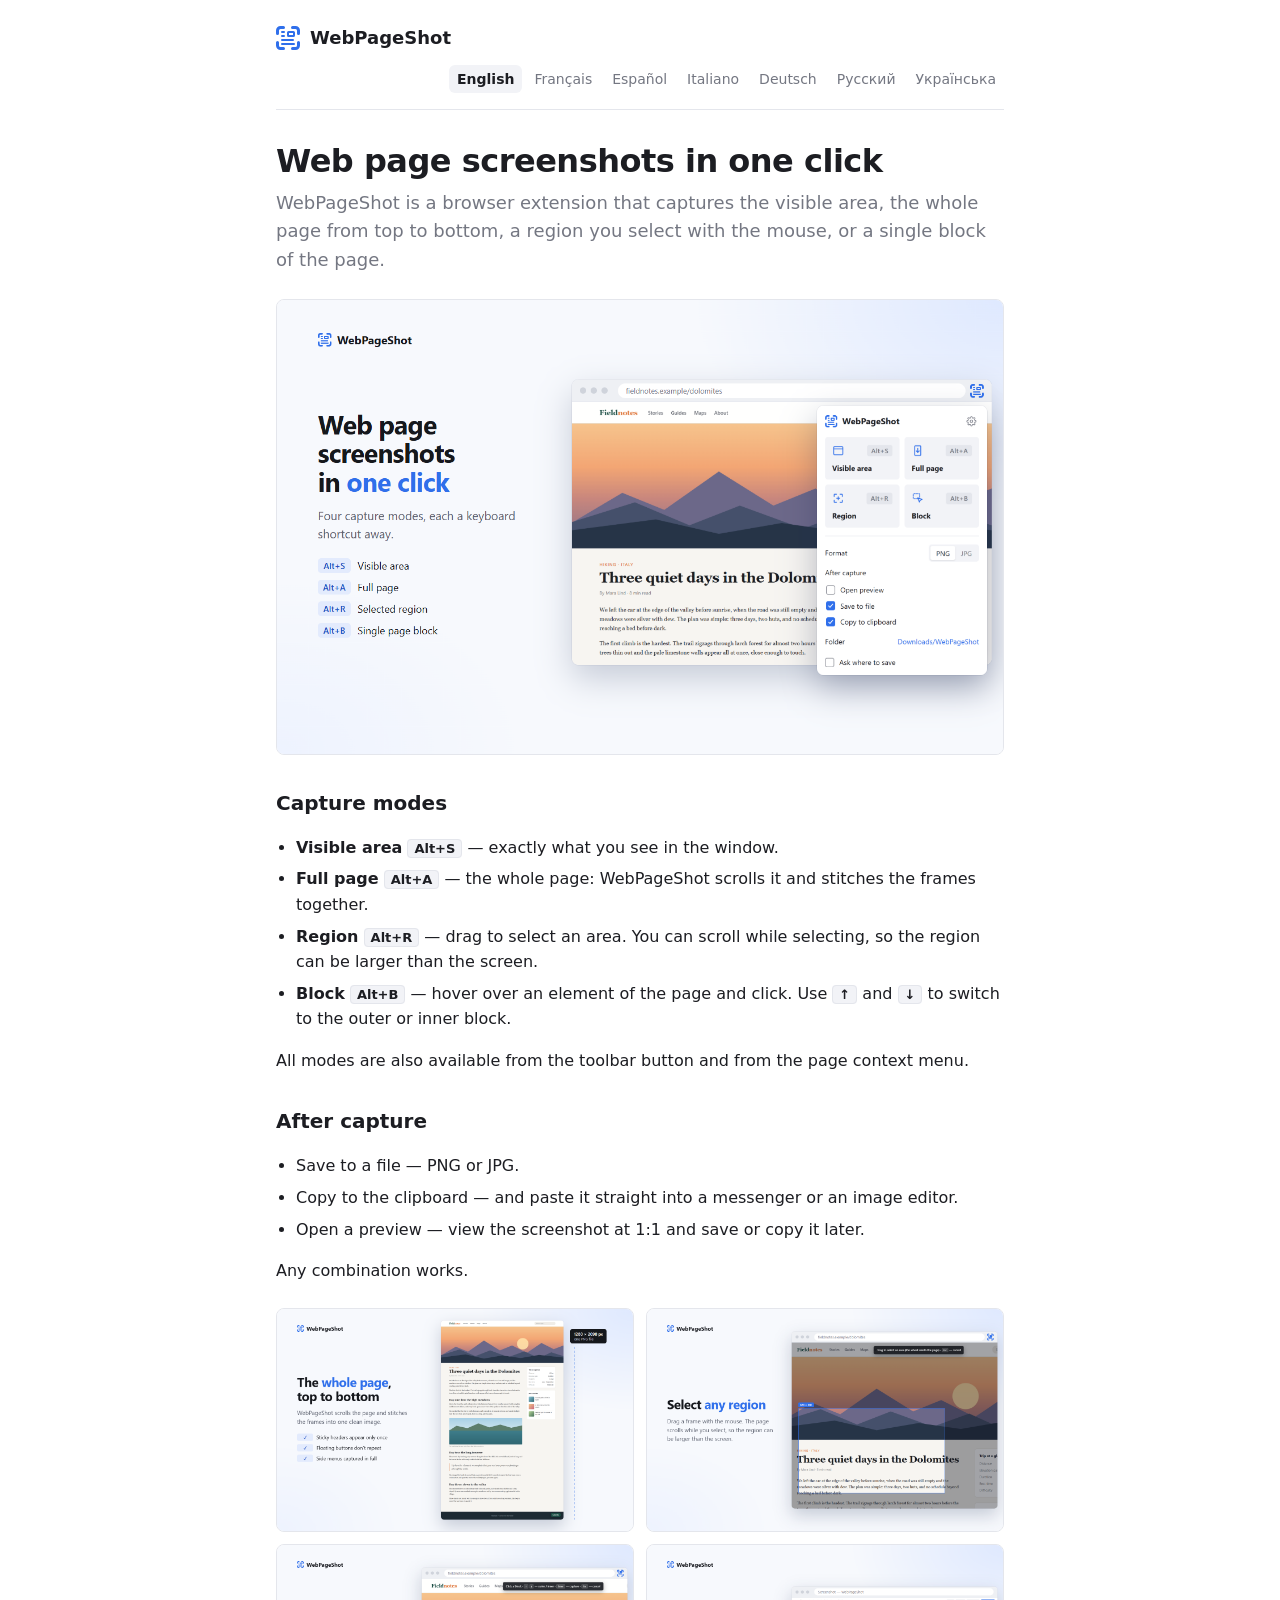
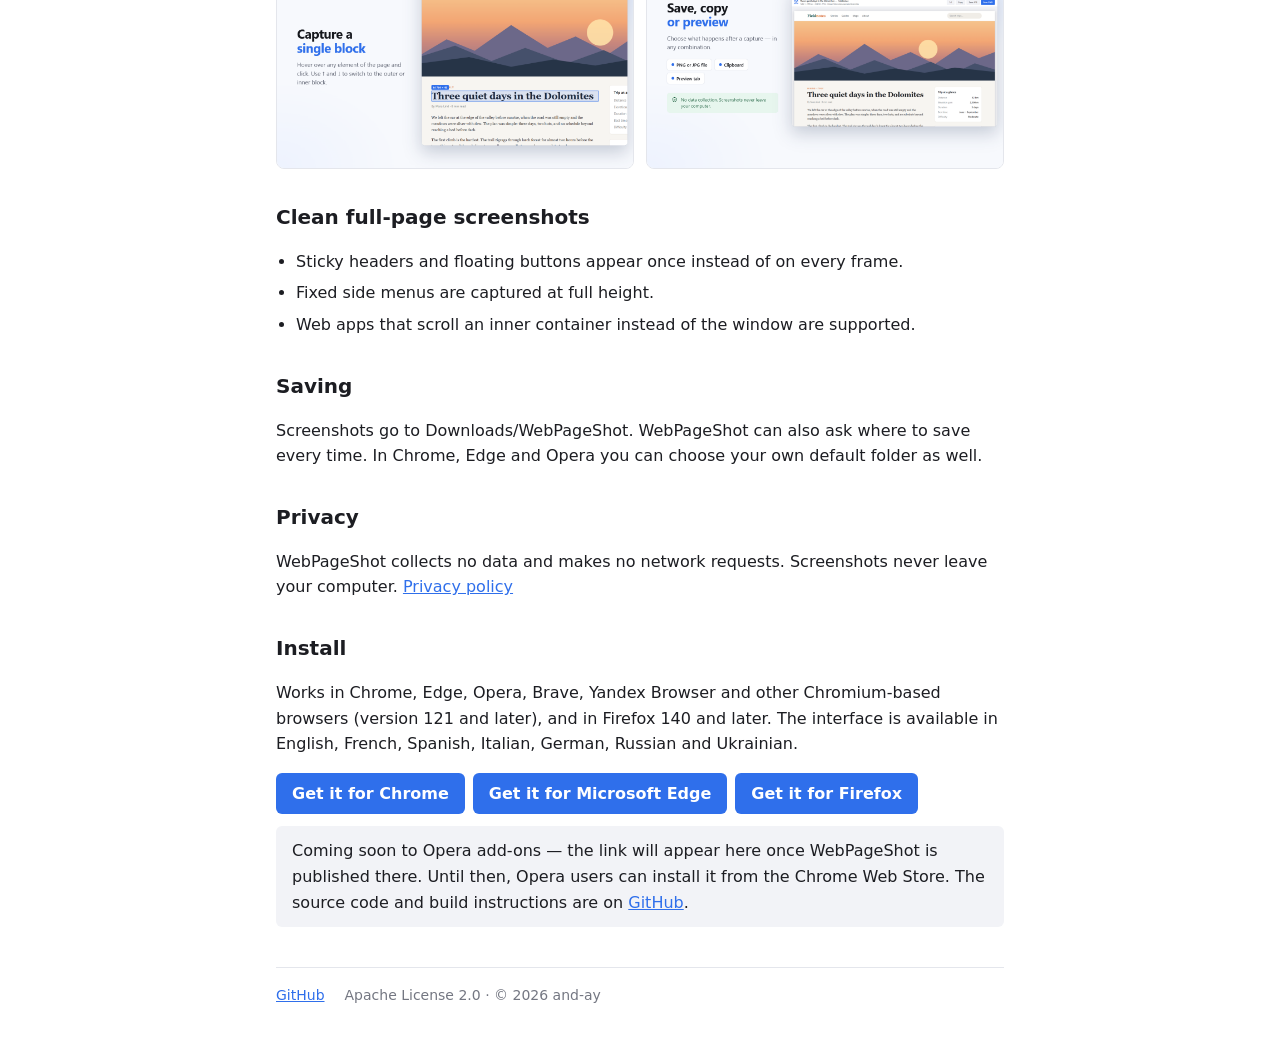
<file: docs/index.html>
<!doctype html>
<html lang="en">
<head>
  <meta charset="utf-8">
  <meta name="viewport" content="width=device-width, initial-scale=1">
  <title>WebPageShot — web page screenshots</title>
  <meta name="description" content="Browser extension for web page screenshots: the visible area, the full page, a selected region or a single block. Chrome, Edge, Opera and Firefox.">
  <link rel="icon" href="data:image/svg+xml,%3Csvg xmlns='http://www.w3.org/2000/svg' viewBox='0 0 24 24' fill='none' stroke='%232f6feb' stroke-width='3' stroke-linecap='round' stroke-linejoin='round'%3E%3Cpath d='M1.5 7.5v-3a3 3 0 0 1 3-3h3M16.5 1.5h3a3 3 0 0 1 3 3v3M22.5 16.5v3a3 3 0 0 1-3 3h-3M7.5 22.5h-3a3 3 0 0 1-3-3v-3'/%3E%3Cpath stroke-width='2' d='M12.6 6h4.8c.33 0 .6.22.6.5v3c0 .28-.27.5-.6.5h-4.8c-.33 0-.6-.22-.6-.5v-3c0-.28.27-.5.6-.5zM6 6h2M6 10h2M6 14h11M6 18h12'/%3E%3C/svg%3E">
  <style>
    :root {
      color-scheme: light dark;
      --bg: #ffffff;
      --fg: #1c1d22;
      --muted: #747782;
      --card: #f2f3f7;
      --line: #e4e6ec;
      --accent: #2f6feb;
    }
    @media (prefers-color-scheme: dark) {
      :root {
        --bg: #1b1c21;
        --fg: #ececf0;
        --muted: #8e919c;
        --card: #24262d;
        --line: #30323a;
      }
    }
    * { box-sizing: border-box; }
    body { margin: 0; background: var(--bg); color: var(--fg); font: 16px/1.6 system-ui, "Segoe UI", sans-serif; }
    .wrap { max-width: 760px; margin: 0 auto; padding: 24px 16px 48px; }
    header { display: flex; flex-wrap: wrap; align-items: center; gap: 12px; padding-bottom: 16px; border-bottom: 1px solid var(--line); }
    .brand { display: flex; align-items: center; gap: 10px; font-weight: 700; font-size: 18px; }
    .logo { width: 24px; height: 24px; fill: none; stroke: var(--accent); stroke-width: 3; stroke-linecap: round; stroke-linejoin: round; }
    nav { display: flex; flex-wrap: wrap; gap: 4px; margin-left: auto; }
    nav a { padding: 3px 8px; border-radius: 6px; color: var(--muted); font-size: 14px; text-decoration: none; }
    nav a:hover { background: var(--card); color: var(--fg); }
    nav a[aria-current="true"] { background: var(--card); color: var(--fg); font-weight: 600; }
    h1 { margin: 32px 0 8px; font-size: 32px; line-height: 1.2; letter-spacing: -.5px; }
    h2 { margin: 32px 0 8px; font-size: 20px; }
    .lead { margin: 0; color: var(--muted); font-size: 18px; }
    .shot { display: block; width: 100%; height: auto; margin: 24px 0 0; border: 1px solid var(--line); border-radius: 8px; }
    .gallery { display: grid; grid-template-columns: repeat(2, 1fr); gap: 12px; margin: 24px 0 0; }
    .gallery img { display: block; width: 100%; height: auto; border: 1px solid var(--line); border-radius: 8px; }
    @media (max-width: 560px) { .gallery { grid-template-columns: 1fr; } }
    ul { padding-left: 20px; }
    li { margin: 6px 0; }
    kbd { padding: 1px 6px; border: 1px solid var(--line); border-radius: 4px; background: var(--card); font: 600 13px system-ui, "Segoe UI", sans-serif; white-space: nowrap; }
    .stores { display: flex; flex-wrap: wrap; gap: 8px; margin: 0 0 12px; }
    .store { display: inline-block; padding: 8px 16px; border-radius: 6px; background: var(--accent); color: #fff; font-weight: 600; text-decoration: none; }
    .store:hover { filter: brightness(1.1); }
    .soon { margin: 0; padding: 12px 16px; border-radius: 6px; background: var(--card); }
    a { color: var(--accent); }
    footer { display: flex; flex-wrap: wrap; gap: 8px 20px; margin-top: 40px; padding-top: 16px; border-top: 1px solid var(--line); color: var(--muted); font-size: 14px; }
  </style>
</head>
<body>
<div class="wrap">
  <header>
    <span class="brand">
      <svg class="logo" viewBox="0 0 24 24" aria-hidden="true"><path d="M1.5 7.5v-3a3 3 0 0 1 3-3h3M16.5 1.5h3a3 3 0 0 1 3 3v3M22.5 16.5v3a3 3 0 0 1-3 3h-3M7.5 22.5h-3a3 3 0 0 1-3-3v-3"/><path stroke-width="2" d="M12.6 6h4.8c.33 0 .6.22.6.5v3c0 .28-.27.5-.6.5h-4.8c-.33 0-.6-.22-.6-.5v-3c0-.28.27-.5.6-.5zM6 6h2M6 10h2M6 14h11M6 18h12"/></svg>
      WebPageShot
    </span>
    <nav>
      <a href="#en">English</a>
      <a href="#fr">Français</a>
      <a href="#es">Español</a>
      <a href="#it">Italiano</a>
      <a href="#de">Deutsch</a>
      <a href="#ru">Русский</a>
      <a href="#uk">Українська</a>
    </nav>
  </header>

  <section lang="en" id="en" data-title="WebPageShot — web page screenshots">
    <h1>Web page screenshots in one click</h1>
    <p class="lead">WebPageShot is a browser extension that captures the visible area, the whole page from top to bottom, a region you select with the mouse, or a single block of the page.</p>
    <img class="shot" src="screenshot-1.png" width="1280" height="800" alt="WebPageShot popup with the four capture modes">

    <h2>Capture modes</h2>
    <ul>
      <li><b>Visible area</b> <kbd>Alt+S</kbd> — exactly what you see in the window.</li>
      <li><b>Full page</b> <kbd>Alt+A</kbd> — the whole page: WebPageShot scrolls it and stitches the frames together.</li>
      <li><b>Region</b> <kbd>Alt+R</kbd> — drag to select an area. You can scroll while selecting, so the region can be larger than the screen.</li>
      <li><b>Block</b> <kbd>Alt+B</kbd> — hover over an element of the page and click. Use <kbd>↑</kbd> and <kbd>↓</kbd> to switch to the outer or inner block.</li>
    </ul>
    <p>All modes are also available from the toolbar button and from the page context menu.</p>

    <h2>After capture</h2>
    <ul>
      <li>Save to a file — PNG or JPG.</li>
      <li>Copy to the clipboard — and paste it straight into a messenger or an image editor.</li>
      <li>Open a preview — view the screenshot at 1:1 and save or copy it later.</li>
    </ul>
    <p>Any combination works.</p>

    <div class="gallery">
      <a href="screenshot-2.png"><img src="screenshot-2.png" width="1280" height="800" loading="lazy" alt="Full page"></a>
      <a href="screenshot-3.png"><img src="screenshot-3.png" width="1280" height="800" loading="lazy" alt="Region"></a>
      <a href="screenshot-4.png"><img src="screenshot-4.png" width="1280" height="800" loading="lazy" alt="Block"></a>
      <a href="screenshot-5.png"><img src="screenshot-5.png" width="1280" height="800" loading="lazy" alt="Save, copy or preview"></a>
    </div>

    <h2>Clean full-page screenshots</h2>
    <ul>
      <li>Sticky headers and floating buttons appear once instead of on every frame.</li>
      <li>Fixed side menus are captured at full height.</li>
      <li>Web apps that scroll an inner container instead of the window are supported.</li>
    </ul>

    <h2>Saving</h2>
    <p>Screenshots go to Downloads/WebPageShot. WebPageShot can also ask where to save every time. In Chrome, Edge and Opera you can choose your own default folder as well.</p>

    <h2>Privacy</h2>
    <p>WebPageShot collects no data and makes no network requests. Screenshots never leave your computer. <a href="privacy.html#en">Privacy policy</a></p>

    <h2>Install</h2>
    <p>Works in Chrome, Edge, Opera, Brave, Yandex Browser and other Chromium-based browsers (version 121 and later), and in Firefox 140 and later. The interface is available in English, French, Spanish, Italian, German, Russian and Ukrainian.</p>
    <p class="stores"><a class="store" href="https://chromewebstore.google.com/detail/webpageshot/ponijbmeehjknifglblinmdihoclfnkf">Get it for Chrome</a> <a class="store" href="https://microsoftedge.microsoft.com/addons/detail/ehdenpojpiphjdpibmcolfihmpmpebcg">Get it for Microsoft Edge</a> <a class="store" href="https://addons.mozilla.org/firefox/addon/webpageshot/">Get it for Firefox</a></p>
    <p class="soon">Coming soon to Opera add-ons — the link will appear here once WebPageShot is published there. Until then, Opera users can install it from the Chrome Web Store. The source code and build instructions are on <a href="https://github.com/and-ay/webpageshot">GitHub</a>.</p>
  </section>

  <section lang="fr" id="fr" data-title="WebPageShot — captures d’écran de pages web">
    <h1>Captures de pages web en un clic</h1>
    <p class="lead">WebPageShot est une extension de navigateur qui capture la partie visible, la page entière de haut en bas, une zone sélectionnée à la souris ou un seul bloc de la page.</p>
    <img class="shot" src="screenshot-1.png" width="1280" height="800" alt="Fenêtre de WebPageShot avec les quatre modes de capture">

    <h2>Modes de capture</h2>
    <ul>
      <li><b>Zone visible</b> <kbd>Alt+S</kbd> — exactement ce que vous voyez dans la fenêtre.</li>
      <li><b>Page entière</b> <kbd>Alt+A</kbd> — toute la page : WebPageShot la fait défiler et assemble les images.</li>
      <li><b>Sélection</b> <kbd>Alt+R</kbd> — tracez une zone à la souris. Vous pouvez faire défiler la page pendant la sélection : la zone peut dépasser la taille de l’écran.</li>
      <li><b>Bloc</b> <kbd>Alt+B</kbd> — survolez un élément de la page et cliquez. <kbd>↑</kbd> et <kbd>↓</kbd> permettent de passer au bloc extérieur ou intérieur.</li>
    </ul>
    <p>Tous les modes sont aussi accessibles depuis le bouton de la barre d’outils et le menu contextuel de la page.</p>

    <h2>Après la capture</h2>
    <ul>
      <li>Enregistrer dans un fichier — PNG ou JPG.</li>
      <li>Copier dans le presse-papiers — et coller directement dans une messagerie ou un éditeur d’images.</li>
      <li>Ouvrir un aperçu — voir la capture en taille réelle, puis l’enregistrer ou la copier.</li>
    </ul>
    <p>Toutes les combinaisons sont possibles.</p>

    <div class="gallery">
      <a href="screenshot-2.png"><img src="screenshot-2.png" width="1280" height="800" loading="lazy" alt="Page entière"></a>
      <a href="screenshot-3.png"><img src="screenshot-3.png" width="1280" height="800" loading="lazy" alt="Sélection"></a>
      <a href="screenshot-4.png"><img src="screenshot-4.png" width="1280" height="800" loading="lazy" alt="Bloc"></a>
      <a href="screenshot-5.png"><img src="screenshot-5.png" width="1280" height="800" loading="lazy" alt="Enregistrer, copier ou prévisualiser"></a>
    </div>

    <h2>Des captures de page entière propres</h2>
    <ul>
      <li>Les en-têtes fixes et les boutons flottants n’apparaissent qu’une fois, et non sur chaque image.</li>
      <li>Les menus latéraux fixes sont capturés sur toute leur hauteur.</li>
      <li>Les applications web qui font défiler un conteneur interne plutôt que la fenêtre sont prises en charge.</li>
    </ul>

    <h2>Enregistrement</h2>
    <p>Les captures sont enregistrées dans Téléchargements/WebPageShot. WebPageShot peut aussi demander où enregistrer à chaque fois. Dans Chrome, Edge et Opera, vous pouvez en plus choisir votre propre dossier par défaut.</p>

    <h2>Confidentialité</h2>
    <p>WebPageShot ne collecte aucune donnée et n’effectue aucune requête réseau. Les captures ne quittent jamais votre ordinateur. <a href="privacy.html#fr">Politique de confidentialité</a></p>

    <h2>Installation</h2>
    <p>Fonctionne dans Chrome, Edge, Opera, Brave, Yandex Browser et les autres navigateurs basés sur Chromium (version 121 et ultérieures), ainsi que dans Firefox 140 et ultérieures. L’interface est disponible en anglais, français, espagnol, italien, allemand, russe et ukrainien.</p>
    <p class="stores"><a class="store" href="https://chromewebstore.google.com/detail/webpageshot/ponijbmeehjknifglblinmdihoclfnkf">Disponible pour Chrome</a> <a class="store" href="https://microsoftedge.microsoft.com/addons/detail/ehdenpojpiphjdpibmcolfihmpmpebcg">Disponible pour Microsoft Edge</a> <a class="store" href="https://addons.mozilla.org/firefox/addon/webpageshot/">Disponible pour Firefox</a></p>
    <p class="soon">Bientôt sur Opera add-ons — le lien apparaîtra ici dès sa publication. En attendant, les utilisateurs d’Opera peuvent l’installer depuis le Chrome Web Store. Le code source et les instructions de compilation sont sur <a href="https://github.com/and-ay/webpageshot">GitHub</a>.</p>
  </section>

  <section lang="es" id="es" data-title="WebPageShot — capturas de páginas web">
    <h1>Capturas de páginas web con un clic</h1>
    <p class="lead">WebPageShot es una extensión de navegador que captura la parte visible, la página completa de arriba abajo, una región que seleccionas con el ratón o un solo bloque de la página.</p>
    <img class="shot" src="screenshot-1.png" width="1280" height="800" alt="Ventana de WebPageShot con los cuatro modos de captura">

    <h2>Modos de captura</h2>
    <ul>
      <li><b>Área visible</b> <kbd>Alt+S</kbd> — exactamente lo que ves en la ventana.</li>
      <li><b>Página completa</b> <kbd>Alt+A</kbd> — toda la página: WebPageShot la desplaza y une las imágenes.</li>
      <li><b>Región</b> <kbd>Alt+R</kbd> — arrastra para seleccionar un área. Puedes desplazar la página mientras seleccionas, así que la región puede ser más grande que la pantalla.</li>
      <li><b>Bloque</b> <kbd>Alt+B</kbd> — pasa el cursor sobre un elemento de la página y haz clic. Con <kbd>↑</kbd> y <kbd>↓</kbd> cambias al bloque exterior o interior.</li>
    </ul>
    <p>Todos los modos están disponibles también desde el botón de la barra de herramientas y desde el menú contextual de la página.</p>

    <h2>Después de capturar</h2>
    <ul>
      <li>Guardar en un archivo — PNG o JPG.</li>
      <li>Copiar al portapapeles — y pegarla directamente en un mensajero o un editor de imágenes.</li>
      <li>Abrir una vista previa — ver la captura a tamaño real y guardarla o copiarla más tarde.</li>
    </ul>
    <p>Se puede cualquier combinación.</p>

    <div class="gallery">
      <a href="screenshot-2.png"><img src="screenshot-2.png" width="1280" height="800" loading="lazy" alt="Página completa"></a>
      <a href="screenshot-3.png"><img src="screenshot-3.png" width="1280" height="800" loading="lazy" alt="Región"></a>
      <a href="screenshot-4.png"><img src="screenshot-4.png" width="1280" height="800" loading="lazy" alt="Bloque"></a>
      <a href="screenshot-5.png"><img src="screenshot-5.png" width="1280" height="800" loading="lazy" alt="Guardar, copiar o vista previa"></a>
    </div>

    <h2>Capturas de página completa limpias</h2>
    <ul>
      <li>Los encabezados fijos y los botones flotantes aparecen una sola vez, no en cada imagen.</li>
      <li>Los menús laterales fijos se capturan a toda su altura.</li>
      <li>Se admiten aplicaciones web que desplazan un contenedor interno en lugar de la ventana.</li>
    </ul>

    <h2>Guardado</h2>
    <p>Las capturas se guardan en Descargas/WebPageShot. WebPageShot también puede preguntar dónde guardar cada vez. En Chrome, Edge y Opera puedes elegir además tu propia carpeta predeterminada.</p>

    <h2>Privacidad</h2>
    <p>WebPageShot no recopila ningún dato y no realiza solicitudes de red. Las capturas nunca salen de tu ordenador. <a href="privacy.html#es">Política de privacidad</a></p>

    <h2>Instalación</h2>
    <p>Funciona en Chrome, Edge, Opera, Brave, Yandex Browser y otros navegadores basados en Chromium (versión 121 o posterior), y en Firefox 140 o posterior. La interfaz está disponible en inglés, francés, español, italiano, alemán, ruso y ucraniano.</p>
    <p class="stores"><a class="store" href="https://chromewebstore.google.com/detail/webpageshot/ponijbmeehjknifglblinmdihoclfnkf">Consíguelo para Chrome</a> <a class="store" href="https://microsoftedge.microsoft.com/addons/detail/ehdenpojpiphjdpibmcolfihmpmpebcg">Consíguelo para Microsoft Edge</a> <a class="store" href="https://addons.mozilla.org/firefox/addon/webpageshot/">Consíguelo para Firefox</a></p>
    <p class="soon">Pronto en Opera add-ons; el enlace aparecerá aquí en cuanto se publique. Mientras tanto, los usuarios de Opera pueden instalarla desde Chrome Web Store. El código fuente y las instrucciones de compilación están en <a href="https://github.com/and-ay/webpageshot">GitHub</a>.</p>
  </section>

  <section lang="it" id="it" data-title="WebPageShot — screenshot di pagine web">
    <h1>Screenshot di pagine web con un clic</h1>
    <p class="lead">WebPageShot è un’estensione del browser che cattura la parte visibile, la pagina intera dall’alto in basso, un’area selezionata con il mouse o un singolo blocco della pagina.</p>
    <img class="shot" src="screenshot-1.png" width="1280" height="800" alt="Finestra di WebPageShot con le quattro modalità di cattura">

    <h2>Modalità di cattura</h2>
    <ul>
      <li><b>Area visibile</b> <kbd>Alt+S</kbd> — esattamente ciò che vedi nella finestra.</li>
      <li><b>Pagina intera</b> <kbd>Alt+A</kbd> — tutta la pagina: WebPageShot la scorre e unisce le immagini.</li>
      <li><b>Selezione</b> <kbd>Alt+R</kbd> — trascina per selezionare un’area. Puoi scorrere la pagina durante la selezione, quindi l’area può essere più grande dello schermo.</li>
      <li><b>Blocco</b> <kbd>Alt+B</kbd> — passa il mouse su un elemento della pagina e fai clic. Con <kbd>↑</kbd> e <kbd>↓</kbd> passi al blocco esterno o interno.</li>
    </ul>
    <p>Tutte le modalità sono disponibili anche dal pulsante nella barra degli strumenti e dal menu contestuale della pagina.</p>

    <h2>Dopo lo screenshot</h2>
    <ul>
      <li>Salvare in un file — PNG o JPG.</li>
      <li>Copiare negli appunti — e incollarlo subito in una chat o in un editor di immagini.</li>
      <li>Aprire un’anteprima — vedere lo screenshot a grandezza reale e salvarlo o copiarlo in seguito.</li>
    </ul>
    <p>Qualsiasi combinazione è possibile.</p>

    <div class="gallery">
      <a href="screenshot-2.png"><img src="screenshot-2.png" width="1280" height="800" loading="lazy" alt="Pagina intera"></a>
      <a href="screenshot-3.png"><img src="screenshot-3.png" width="1280" height="800" loading="lazy" alt="Selezione"></a>
      <a href="screenshot-4.png"><img src="screenshot-4.png" width="1280" height="800" loading="lazy" alt="Blocco"></a>
      <a href="screenshot-5.png"><img src="screenshot-5.png" width="1280" height="800" loading="lazy" alt="Salvare, copiare o anteprima"></a>
    </div>

    <h2>Screenshot di pagina intera puliti</h2>
    <ul>
      <li>Le intestazioni fisse e i pulsanti mobili compaiono una sola volta, non in ogni immagine.</li>
      <li>I menu laterali fissi vengono catturati per tutta la loro altezza.</li>
      <li>Sono supportate le applicazioni web che scorrono un contenitore interno invece della finestra.</li>
    </ul>

    <h2>Salvataggio</h2>
    <p>Gli screenshot vengono salvati in Download/WebPageShot. WebPageShot può anche chiedere ogni volta dove salvare. In Chrome, Edge e Opera puoi inoltre scegliere una tua cartella predefinita.</p>

    <h2>Privacy</h2>
    <p>WebPageShot non raccoglie alcun dato e non effettua richieste di rete. Gli screenshot non lasciano mai il tuo computer. <a href="privacy.html#it">Informativa sulla privacy</a></p>

    <h2>Installazione</h2>
    <p>Funziona in Chrome, Edge, Opera, Brave, Yandex Browser e negli altri browser basati su Chromium (versione 121 e successive), e in Firefox 140 e successive. L’interfaccia è disponibile in inglese, francese, spagnolo, italiano, tedesco, russo e ucraino.</p>
    <p class="stores"><a class="store" href="https://chromewebstore.google.com/detail/webpageshot/ponijbmeehjknifglblinmdihoclfnkf">Scaricalo per Chrome</a> <a class="store" href="https://microsoftedge.microsoft.com/addons/detail/ehdenpojpiphjdpibmcolfihmpmpebcg">Scaricalo per Microsoft Edge</a> <a class="store" href="https://addons.mozilla.org/firefox/addon/webpageshot/">Scaricalo per Firefox</a></p>
    <p class="soon">Presto su Opera add-ons: il link comparirà qui dopo la pubblicazione. Nel frattempo, chi usa Opera può installarla dal Chrome Web Store. Il codice sorgente e le istruzioni per la compilazione sono su <a href="https://github.com/and-ay/webpageshot">GitHub</a>.</p>
  </section>

  <section lang="de" id="de" data-title="WebPageShot — Screenshots von Webseiten">
    <h1>Webseiten-Screenshots mit einem Klick</h1>
    <p class="lead">WebPageShot ist eine Browsererweiterung, die den sichtbaren Bereich, die ganze Seite von oben bis unten, einen mit der Maus ausgewählten Bereich oder einen einzelnen Block der Seite aufnimmt.</p>
    <img class="shot" src="screenshot-1.png" width="1280" height="800" alt="WebPageShot-Fenster mit den vier Aufnahmemodi">

    <h2>Aufnahmemodi</h2>
    <ul>
      <li><b>Sichtbarer Teil</b> <kbd>Alt+S</kbd> — genau das, was Sie im Fenster sehen.</li>
      <li><b>Ganze Seite</b> <kbd>Alt+A</kbd> — die gesamte Seite: WebPageShot scrollt sie und setzt die Bilder zusammen.</li>
      <li><b>Auswahl</b> <kbd>Alt+R</kbd> — ziehen Sie einen Bereich mit der Maus auf. Während der Auswahl können Sie scrollen, sodass der Bereich größer als der Bildschirm sein kann.</li>
      <li><b>Block</b> <kbd>Alt+B</kbd> — fahren Sie mit der Maus über ein Element der Seite und klicken Sie. Mit <kbd>↑</kbd> und <kbd>↓</kbd> wechseln Sie zum äußeren oder inneren Block.</li>
    </ul>
    <p>Alle Modi sind auch über die Schaltfläche in der Symbolleiste und über das Kontextmenü der Seite erreichbar.</p>

    <h2>Nach der Aufnahme</h2>
    <ul>
      <li>Als Datei speichern — PNG oder JPG.</li>
      <li>In die Zwischenablage kopieren — und direkt in einen Messenger oder ein Bildbearbeitungsprogramm einfügen.</li>
      <li>Vorschau öffnen — den Screenshot in Originalgröße ansehen und später speichern oder kopieren.</li>
    </ul>
    <p>Jede Kombination ist möglich.</p>

    <div class="gallery">
      <a href="screenshot-2.png"><img src="screenshot-2.png" width="1280" height="800" loading="lazy" alt="Ganze Seite"></a>
      <a href="screenshot-3.png"><img src="screenshot-3.png" width="1280" height="800" loading="lazy" alt="Auswahl"></a>
      <a href="screenshot-4.png"><img src="screenshot-4.png" width="1280" height="800" loading="lazy" alt="Block"></a>
      <a href="screenshot-5.png"><img src="screenshot-5.png" width="1280" height="800" loading="lazy" alt="Speichern, kopieren oder Vorschau"></a>
    </div>

    <h2>Saubere Screenshots ganzer Seiten</h2>
    <ul>
      <li>Fixierte Kopfzeilen und schwebende Schaltflächen erscheinen nur einmal statt auf jedem Bild.</li>
      <li>Fixierte Seitenmenüs werden in voller Höhe aufgenommen.</li>
      <li>Web-Apps, die statt des Fensters einen inneren Container scrollen, werden unterstützt.</li>
    </ul>

    <h2>Speichern</h2>
    <p>Screenshots landen in Downloads/WebPageShot. WebPageShot kann auch jedes Mal fragen, wo gespeichert werden soll. In Chrome, Edge und Opera können Sie zusätzlich einen eigenen Standardordner wählen.</p>

    <h2>Datenschutz</h2>
    <p>WebPageShot erhebt keine Daten und stellt keine Netzwerkanfragen. Screenshots verlassen Ihren Computer nie. <a href="privacy.html#de">Datenschutzerklärung</a></p>

    <h2>Installation</h2>
    <p>Funktioniert in Chrome, Edge, Opera, Brave, Yandex Browser und anderen Chromium-basierten Browsern (ab Version 121) sowie in Firefox ab Version 140. Die Oberfläche ist auf Englisch, Französisch, Spanisch, Italienisch, Deutsch, Russisch und Ukrainisch verfügbar.</p>
    <p class="stores"><a class="store" href="https://chromewebstore.google.com/detail/webpageshot/ponijbmeehjknifglblinmdihoclfnkf">Für Chrome herunterladen</a> <a class="store" href="https://microsoftedge.microsoft.com/addons/detail/ehdenpojpiphjdpibmcolfihmpmpebcg">Für Microsoft Edge herunterladen</a> <a class="store" href="https://addons.mozilla.org/firefox/addon/webpageshot/">Für Firefox herunterladen</a></p>
    <p class="soon">Bald bei Opera add-ons – der Link steht hier, sobald es dort veröffentlicht ist. Bis dahin können Opera-Nutzer die Erweiterung aus dem Chrome Web Store installieren. Quellcode und Build-Anleitung finden Sie auf <a href="https://github.com/and-ay/webpageshot">GitHub</a>.</p>
  </section>

  <section lang="ru" id="ru" data-title="WebPageShot — скриншоты веб-страниц">
    <h1>Скриншоты веб-страниц в один клик</h1>
    <p class="lead">WebPageShot — расширение для браузера, которое снимает видимую часть, всю страницу сверху донизу, область, выделенную мышью, или отдельный блок страницы.</p>
    <img class="shot" src="screenshot-1.png" width="1280" height="800" alt="Окно WebPageShot с четырьмя режимами съёмки">

    <h2>Режимы</h2>
    <ul>
      <li><b>Видимая часть</b> <kbd>Alt+S</kbd> — ровно то, что видно в окне.</li>
      <li><b>Вся страница</b> <kbd>Alt+A</kbd> — страница целиком: WebPageShot прокручивает её и склеивает кадры.</li>
      <li><b>Область</b> <kbd>Alt+R</kbd> — выделите область мышью. Во время выделения страницу можно прокручивать, так что область может быть больше экрана.</li>
      <li><b>Блок</b> <kbd>Alt+B</kbd> — наведите курсор на элемент страницы и кликните. Стрелки <kbd>↑</kbd> и <kbd>↓</kbd> переключают на внешний или внутренний блок.</li>
    </ul>
    <p>Все режимы доступны также из кнопки на панели и из контекстного меню страницы.</p>

    <h2>После снимка</h2>
    <ul>
      <li>Сохранить в файл — PNG или JPG.</li>
      <li>Скопировать в буфер обмена — и сразу вставить в мессенджер или графический редактор.</li>
      <li>Открыть превью — посмотреть снимок в масштабе 1:1 и сохранить или скопировать его позже.</li>
    </ul>
    <p>Можно в любом сочетании.</p>

    <div class="gallery">
      <a href="screenshot-2.png"><img src="screenshot-2.png" width="1280" height="800" loading="lazy" alt="Вся страница"></a>
      <a href="screenshot-3.png"><img src="screenshot-3.png" width="1280" height="800" loading="lazy" alt="Область"></a>
      <a href="screenshot-4.png"><img src="screenshot-4.png" width="1280" height="800" loading="lazy" alt="Блок"></a>
      <a href="screenshot-5.png"><img src="screenshot-5.png" width="1280" height="800" loading="lazy" alt="Сохранить, скопировать или открыть превью"></a>
    </div>

    <h2>Аккуратные снимки всей страницы</h2>
    <ul>
      <li>Закреплённые шапки и плавающие кнопки попадают в снимок один раз, а не на каждый кадр.</li>
      <li>Закреплённые боковые меню снимаются на всю высоту.</li>
      <li>Поддерживаются веб-приложения, в которых прокручивается не окно, а внутренний контейнер.</li>
    </ul>

    <h2>Сохранение</h2>
    <p>Скриншоты сохраняются в Загрузки/WebPageShot. Можно включить вопрос, куда сохранять, при каждом снимке. В Chrome, Edge и Opera можно также выбрать свою папку по умолчанию.</p>

    <h2>Конфиденциальность</h2>
    <p>WebPageShot не собирает никаких данных и не делает сетевых запросов. Скриншоты не покидают ваш компьютер. <a href="privacy.html#ru">Политика конфиденциальности</a></p>

    <h2>Установка</h2>
    <p>Работает в Chrome, Edge, Opera, Brave, Яндекс Браузере и других браузерах на Chromium (версии 121 и новее), а также в Firefox 140 и новее. Интерфейс доступен на английском, французском, испанском, итальянском, немецком, русском и украинском языках.</p>
    <p class="stores"><a class="store" href="https://chromewebstore.google.com/detail/webpageshot/ponijbmeehjknifglblinmdihoclfnkf">Установить в Chrome</a> <a class="store" href="https://microsoftedge.microsoft.com/addons/detail/ehdenpojpiphjdpibmcolfihmpmpebcg">Установить в Microsoft Edge</a> <a class="store" href="https://addons.mozilla.org/firefox/addon/webpageshot/">Установить в Firefox</a></p>
    <p class="soon">Скоро в Opera add-ons — ссылка появится здесь после публикации. А пока в Opera расширение можно установить из Chrome Web Store. Исходный код и инструкция по сборке — на <a href="https://github.com/and-ay/webpageshot">GitHub</a>.</p>
  </section>

  <section lang="uk" id="uk" data-title="WebPageShot — скриншоти вебсторінок">
    <h1>Скриншоти вебсторінок в один клік</h1>
    <p class="lead">WebPageShot — розширення для браузера, яке знімає видиму частину, усю сторінку згори донизу, область, виділену мишею, або окремий блок сторінки.</p>
    <img class="shot" src="screenshot-1.png" width="1280" height="800" alt="Вікно WebPageShot із чотирма режимами знімання">

    <h2>Режими</h2>
    <ul>
      <li><b>Видима частина</b> <kbd>Alt+S</kbd> — саме те, що видно у вікні.</li>
      <li><b>Уся сторінка</b> <kbd>Alt+A</kbd> — сторінка повністю: WebPageShot прокручує її та склеює кадри.</li>
      <li><b>Область</b> <kbd>Alt+R</kbd> — виділіть область мишею. Під час виділення сторінку можна прокручувати, тож область може бути більшою за екран.</li>
      <li><b>Блок</b> <kbd>Alt+B</kbd> — наведіть курсор на елемент сторінки й клацніть. Стрілки <kbd>↑</kbd> і <kbd>↓</kbd> перемикають на зовнішній або внутрішній блок.</li>
    </ul>
    <p>Усі режими доступні також із кнопки на панелі та з контекстного меню сторінки.</p>

    <h2>Після знімка</h2>
    <ul>
      <li>Зберегти у файл — PNG або JPG.</li>
      <li>Скопіювати в буфер обміну — і одразу вставити в месенджер або графічний редактор.</li>
      <li>Відкрити перегляд — подивитися знімок у масштабі 1:1 і зберегти або скопіювати його пізніше.</li>
    </ul>
    <p>Можна в будь-якому поєднанні.</p>

    <div class="gallery">
      <a href="screenshot-2.png"><img src="screenshot-2.png" width="1280" height="800" loading="lazy" alt="Уся сторінка"></a>
      <a href="screenshot-3.png"><img src="screenshot-3.png" width="1280" height="800" loading="lazy" alt="Область"></a>
      <a href="screenshot-4.png"><img src="screenshot-4.png" width="1280" height="800" loading="lazy" alt="Блок"></a>
      <a href="screenshot-5.png"><img src="screenshot-5.png" width="1280" height="800" loading="lazy" alt="Зберегти, скопіювати або відкрити перегляд"></a>
    </div>

    <h2>Акуратні знімки всієї сторінки</h2>
    <ul>
      <li>Закріплені шапки й плаваючі кнопки потрапляють у знімок один раз, а не на кожен кадр.</li>
      <li>Закріплені бічні меню знімаються на всю висоту.</li>
      <li>Підтримуються вебзастосунки, у яких прокручується не вікно, а внутрішній контейнер.</li>
    </ul>

    <h2>Збереження</h2>
    <p>Скриншоти зберігаються в Завантаження/WebPageShot. Можна ввімкнути запитання, куди зберігати, під час кожного знімка. У Chrome, Edge та Opera можна також вибрати власну папку за замовчуванням.</p>

    <h2>Конфіденційність</h2>
    <p>WebPageShot не збирає жодних даних і не робить мережевих запитів. Скриншоти не залишають ваш комп’ютер. <a href="privacy.html#uk">Політика конфіденційності</a></p>

    <h2>Встановлення</h2>
    <p>Працює в Chrome, Edge, Opera, Brave, Яндекс Браузері та інших браузерах на Chromium (версії 121 і новіші), а також у Firefox 140 і новіших. Інтерфейс доступний англійською, французькою, іспанською, італійською, німецькою, російською та українською мовами.</p>
    <p class="stores"><a class="store" href="https://chromewebstore.google.com/detail/webpageshot/ponijbmeehjknifglblinmdihoclfnkf">Встановити в Chrome</a> <a class="store" href="https://microsoftedge.microsoft.com/addons/detail/ehdenpojpiphjdpibmcolfihmpmpebcg">Встановити в Microsoft Edge</a> <a class="store" href="https://addons.mozilla.org/firefox/addon/webpageshot/">Встановити у Firefox</a></p>
    <p class="soon">Незабаром в Opera add-ons — посилання з’явиться тут після публікації. А поки що в Opera розширення можна встановити з Chrome Web Store. Вихідний код та інструкція зі збирання — на <a href="https://github.com/and-ay/webpageshot">GitHub</a>.</p>
  </section>

  <footer>
    <a href="https://github.com/and-ay/webpageshot">GitHub</a>
    <span>Apache License 2.0 · © 2026 and-ay</span>
  </footer>
</div>
<script>
  // Язык: из адреса (#ru), иначе по языку браузера, иначе английский. Без JS видны все языки подряд.
  const sections = [...document.querySelectorAll('section[lang]')];
  const langs = sections.map((s) => s.lang);
  const pick = () => {
    const hash = location.hash.slice(1);
    if (langs.includes(hash)) return hash;
    for (const l of navigator.languages || [navigator.language]) {
      const base = String(l).slice(0, 2).toLowerCase();
      if (langs.includes(base)) return base;
    }
    return 'en';
  };
  const show = () => {
    const lang = pick();
    for (const s of sections) s.hidden = s.lang !== lang;
    for (const a of document.querySelectorAll('nav a')) a.setAttribute('aria-current', String(a.hash === `#${lang}`));
    document.documentElement.lang = lang;
    document.title = sections.find((s) => s.lang === lang).dataset.title;
    scrollTo(0, 0);
  };
  addEventListener('hashchange', show);
  show();
</script>
</body>
</html>
</file>
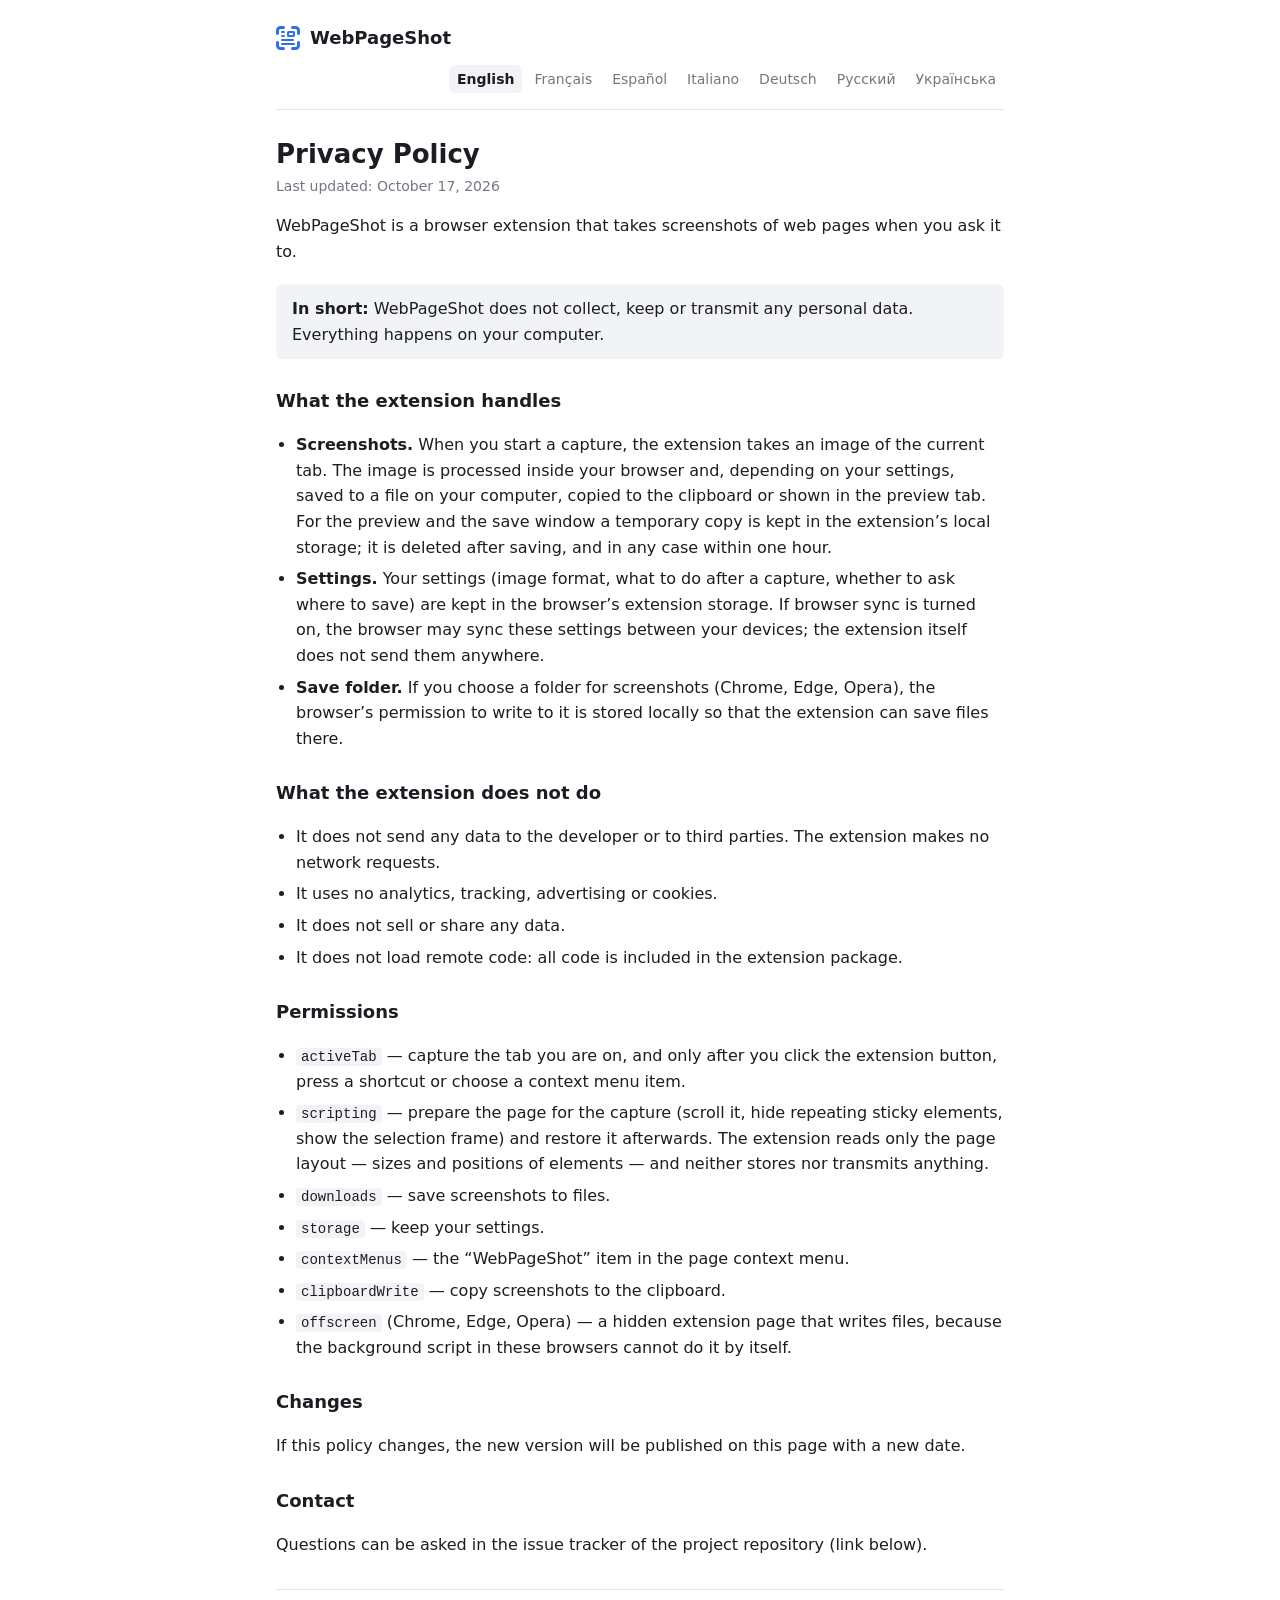
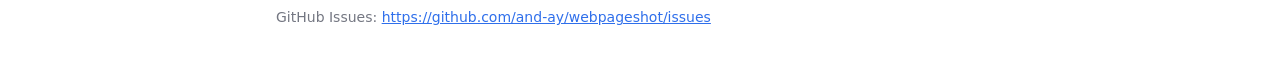
<file: docs/privacy.html>
<!doctype html>
<html lang="en">
<head>
  <meta charset="utf-8">
  <meta name="viewport" content="width=device-width, initial-scale=1">
  <title>WebPageShot — Privacy Policy</title>
  <style>
    :root {
      color-scheme: light dark;
      --bg: #ffffff;
      --fg: #1c1d22;
      --muted: #747782;
      --card: #f2f3f7;
      --line: #e4e6ec;
      --accent: #2f6feb;
    }
    @media (prefers-color-scheme: dark) {
      :root {
        --bg: #1b1c21;
        --fg: #ececf0;
        --muted: #8e919c;
        --card: #24262d;
        --line: #30323a;
      }
    }
    * { box-sizing: border-box; }
    body { margin: 0; background: var(--bg); color: var(--fg); font: 16px/1.6 system-ui, "Segoe UI", sans-serif; }
    .wrap { max-width: 760px; margin: 0 auto; padding: 24px 16px 48px; }
    header { display: flex; flex-wrap: wrap; align-items: center; gap: 12px; padding-bottom: 16px; border-bottom: 1px solid var(--line); }
    .brand { display: flex; align-items: center; gap: 10px; font-weight: 700; font-size: 18px; color: inherit; text-decoration: none; }
    .logo { width: 24px; height: 24px; fill: none; stroke: var(--accent); stroke-width: 3; stroke-linecap: round; stroke-linejoin: round; }
    nav { display: flex; flex-wrap: wrap; gap: 4px; margin-left: auto; }
    nav a { padding: 3px 8px; border-radius: 6px; color: var(--muted); font-size: 14px; text-decoration: none; }
    nav a:hover { background: var(--card); color: var(--fg); }
    nav a[aria-current="true"] { background: var(--card); color: var(--fg); font-weight: 600; }
    h1 { margin: 28px 0 4px; font-size: 26px; line-height: 1.25; }
    h2 { margin: 28px 0 8px; font-size: 18px; }
    .date { margin: 0; color: var(--muted); font-size: 14px; }
    .summary { margin: 20px 0 0; padding: 12px 16px; border-radius: 6px; background: var(--card); }
    ul { padding-left: 20px; }
    li { margin: 6px 0; }
    code { padding: 1px 5px; border-radius: 4px; background: var(--card); font-size: 14px; }
    a { color: var(--accent); }
    footer { margin-top: 32px; padding-top: 16px; border-top: 1px solid var(--line); color: var(--muted); font-size: 14px; overflow-wrap: anywhere; }
  </style>
</head>
<body>
<div class="wrap">
  <header>
    <a class="brand" href="./">
      <svg class="logo" viewBox="0 0 24 24" aria-hidden="true"><path d="M1.5 7.5v-3a3 3 0 0 1 3-3h3M16.5 1.5h3a3 3 0 0 1 3 3v3M22.5 16.5v3a3 3 0 0 1-3 3h-3M7.5 22.5h-3a3 3 0 0 1-3-3v-3"/><path stroke-width="2" d="M12.6 6h4.8c.33 0 .6.22.6.5v3c0 .28-.27.5-.6.5h-4.8c-.33 0-.6-.22-.6-.5v-3c0-.28.27-.5.6-.5zM6 6h2M6 10h2M6 14h11M6 18h12"/></svg>
      WebPageShot
    </a>
    <nav>
      <a href="#en">English</a>
      <a href="#fr">Français</a>
      <a href="#es">Español</a>
      <a href="#it">Italiano</a>
      <a href="#de">Deutsch</a>
      <a href="#ru">Русский</a>
      <a href="#uk">Українська</a>
    </nav>
  </header>

  <section lang="en" id="en">
    <h1>Privacy Policy</h1>
    <p class="date">Last updated: October 17, 2026</p>
    <p>WebPageShot is a browser extension that takes screenshots of web pages when you ask it to.</p>
    <p class="summary"><b>In short:</b> WebPageShot does not collect, keep or transmit any personal data. Everything happens on your computer.</p>

    <h2>What the extension handles</h2>
    <ul>
      <li><b>Screenshots.</b> When you start a capture, the extension takes an image of the current tab. The image is processed inside your browser and, depending on your settings, saved to a file on your computer, copied to the clipboard or shown in the preview tab. For the preview and the save window a temporary copy is kept in the extension’s local storage; it is deleted after saving, and in any case within one hour.</li>
      <li><b>Settings.</b> Your settings (image format, what to do after a capture, whether to ask where to save) are kept in the browser’s extension storage. If browser sync is turned on, the browser may sync these settings between your devices; the extension itself does not send them anywhere.</li>
      <li><b>Save folder.</b> If you choose a folder for screenshots (Chrome, Edge, Opera), the browser’s permission to write to it is stored locally so that the extension can save files there.</li>
    </ul>

    <h2>What the extension does not do</h2>
    <ul>
      <li>It does not send any data to the developer or to third parties. The extension makes no network requests.</li>
      <li>It uses no analytics, tracking, advertising or cookies.</li>
      <li>It does not sell or share any data.</li>
      <li>It does not load remote code: all code is included in the extension package.</li>
    </ul>

    <h2>Permissions</h2>
    <ul>
      <li><code>activeTab</code> — capture the tab you are on, and only after you click the extension button, press a shortcut or choose a context menu item.</li>
      <li><code>scripting</code> — prepare the page for the capture (scroll it, hide repeating sticky elements, show the selection frame) and restore it afterwards. The extension reads only the page layout — sizes and positions of elements — and neither stores nor transmits anything.</li>
      <li><code>downloads</code> — save screenshots to files.</li>
      <li><code>storage</code> — keep your settings.</li>
      <li><code>contextMenus</code> — the “WebPageShot” item in the page context menu.</li>
      <li><code>clipboardWrite</code> — copy screenshots to the clipboard.</li>
      <li><code>offscreen</code> (Chrome, Edge, Opera) — a hidden extension page that writes files, because the background script in these browsers cannot do it by itself.</li>
    </ul>

    <h2>Changes</h2>
    <p>If this policy changes, the new version will be published on this page with a new date.</p>

    <h2>Contact</h2>
    <p>Questions can be asked in the issue tracker of the project repository (link below).</p>
  </section>

  <section lang="fr" id="fr">
    <h1>Politique de confidentialité</h1>
    <p class="date">Dernière mise à jour : 17 octobre 2026</p>
    <p>WebPageShot est une extension de navigateur qui réalise des captures d’écran de pages web lorsque vous le lui demandez.</p>
    <p class="summary"><b>En bref :</b> WebPageShot ne collecte, ne conserve et ne transmet aucune donnée personnelle. Tout se passe sur votre ordinateur.</p>

    <h2>Ce que l’extension traite</h2>
    <ul>
      <li><b>Captures d’écran.</b> Lorsque vous lancez une capture, l’extension prend une image de l’onglet actif. L’image est traitée dans votre navigateur puis, selon vos paramètres, enregistrée dans un fichier sur votre ordinateur, copiée dans le presse-papiers ou affichée dans l’onglet d’aperçu. Pour l’aperçu et la fenêtre d’enregistrement, une copie temporaire est conservée dans le stockage local de l’extension ; elle est supprimée après l’enregistrement, et dans tous les cas au bout d’une heure.</li>
      <li><b>Paramètres.</b> Vos paramètres (format d’image, action après la capture, demander où enregistrer) sont conservés dans le stockage des extensions du navigateur. Si la synchronisation du navigateur est activée, le navigateur peut synchroniser ces paramètres entre vos appareils ; l’extension elle-même ne les envoie nulle part.</li>
      <li><b>Dossier d’enregistrement.</b> Si vous choisissez un dossier pour les captures (Chrome, Edge, Opera), l’autorisation d’y écrire accordée par le navigateur est conservée localement afin que l’extension puisse y enregistrer les fichiers.</li>
    </ul>

    <h2>Ce que l’extension ne fait pas</h2>
    <ul>
      <li>Elle n’envoie aucune donnée au développeur ni à des tiers. L’extension n’effectue aucune requête réseau.</li>
      <li>Elle n’utilise ni statistiques, ni suivi, ni publicité, ni cookies.</li>
      <li>Elle ne vend ni ne partage aucune donnée.</li>
      <li>Elle ne charge aucun code distant : tout le code est inclus dans le paquet de l’extension.</li>
    </ul>

    <h2>Autorisations</h2>
    <ul>
      <li><code>activeTab</code> — capturer l’onglet où vous vous trouvez, uniquement après un clic sur le bouton de l’extension, un raccourci clavier ou un élément du menu contextuel.</li>
      <li><code>scripting</code> — préparer la page pour la capture (la faire défiler, masquer les éléments fixes qui se répètent, afficher le cadre de sélection) puis la remettre dans son état initial. L’extension ne lit que la mise en page — tailles et positions des éléments — et ne conserve ni ne transmet rien.</li>
      <li><code>downloads</code> — enregistrer les captures dans des fichiers.</li>
      <li><code>storage</code> — conserver vos paramètres.</li>
      <li><code>contextMenus</code> — l’élément « WebPageShot » du menu contextuel de la page.</li>
      <li><code>clipboardWrite</code> — copier les captures dans le presse-papiers.</li>
      <li><code>offscreen</code> (Chrome, Edge, Opera) — une page cachée de l’extension qui écrit les fichiers, car le script d’arrière-plan de ces navigateurs ne peut pas le faire lui-même.</li>
    </ul>

    <h2>Modifications</h2>
    <p>Si cette politique change, la nouvelle version sera publiée sur cette page avec une nouvelle date.</p>

    <h2>Contact</h2>
    <p>Vous pouvez poser vos questions dans le suivi des problèmes (issues) du dépôt du projet (lien ci-dessous).</p>
  </section>

  <section lang="es" id="es">
    <h1>Política de privacidad</h1>
    <p class="date">Última actualización: 17 de octubre de 2026</p>
    <p>WebPageShot es una extensión de navegador que hace capturas de páginas web cuando se lo pides.</p>
    <p class="summary"><b>En resumen:</b> WebPageShot no recopila, no guarda y no transmite ningún dato personal. Todo ocurre en tu ordenador.</p>

    <h2>Qué maneja la extensión</h2>
    <ul>
      <li><b>Capturas.</b> Cuando inicias una captura, la extensión toma una imagen de la pestaña actual. La imagen se procesa dentro del navegador y, según tu configuración, se guarda en un archivo en tu ordenador, se copia al portapapeles o se muestra en la pestaña de vista previa. Para la vista previa y la ventana de guardado se conserva una copia temporal en el almacenamiento local de la extensión; se elimina después de guardar y, en cualquier caso, al cabo de una hora.</li>
      <li><b>Configuración.</b> Tu configuración (formato de imagen, qué hacer después de capturar, si preguntar dónde guardar) se guarda en el almacenamiento de extensiones del navegador. Si la sincronización del navegador está activada, el navegador puede sincronizar esta configuración entre tus dispositivos; la extensión en sí no la envía a ninguna parte.</li>
      <li><b>Carpeta de guardado.</b> Si eliges una carpeta para las capturas (Chrome, Edge, Opera), el permiso del navegador para escribir en ella se guarda localmente para que la extensión pueda guardar archivos allí.</li>
    </ul>

    <h2>Qué no hace la extensión</h2>
    <ul>
      <li>No envía ningún dato al desarrollador ni a terceros. La extensión no realiza solicitudes de red.</li>
      <li>No usa analíticas, seguimiento, publicidad ni cookies.</li>
      <li>No vende ni comparte ningún dato.</li>
      <li>No carga código remoto: todo el código está incluido en el paquete de la extensión.</li>
    </ul>

    <h2>Permisos</h2>
    <ul>
      <li><code>activeTab</code> — capturar la pestaña en la que estás, y solo después de que hagas clic en el botón de la extensión, pulses un atajo o elijas una opción del menú contextual.</li>
      <li><code>scripting</code> — preparar la página para la captura (desplazarla, ocultar los elementos fijos que se repiten, mostrar el marco de selección) y luego devolverla a su estado original. La extensión solo lee el diseño de la página —tamaños y posiciones de los elementos— y no guarda ni transmite nada.</li>
      <li><code>downloads</code> — guardar las capturas en archivos.</li>
      <li><code>storage</code> — guardar tu configuración.</li>
      <li><code>contextMenus</code> — la opción «WebPageShot» del menú contextual de la página.</li>
      <li><code>clipboardWrite</code> — copiar las capturas al portapapeles.</li>
      <li><code>offscreen</code> (Chrome, Edge, Opera) — una página oculta de la extensión que escribe los archivos, porque el script en segundo plano de estos navegadores no puede hacerlo por sí mismo.</li>
    </ul>

    <h2>Cambios</h2>
    <p>Si esta política cambia, la nueva versión se publicará en esta página con una nueva fecha.</p>

    <h2>Contacto</h2>
    <p>Puedes hacer preguntas en el gestor de incidencias (issues) del repositorio del proyecto (enlace abajo).</p>
  </section>

  <section lang="it" id="it">
    <h1>Informativa sulla privacy</h1>
    <p class="date">Ultimo aggiornamento: 17 ottobre 2026</p>
    <p>WebPageShot è un’estensione del browser che cattura screenshot delle pagine web quando glielo chiedi.</p>
    <p class="summary"><b>In breve:</b> WebPageShot non raccoglie, non conserva e non trasmette alcun dato personale. Tutto avviene sul tuo computer.</p>

    <h2>Cosa gestisce l’estensione</h2>
    <ul>
      <li><b>Screenshot.</b> Quando avvii una cattura, l’estensione acquisisce un’immagine della scheda attiva. L’immagine viene elaborata nel browser e, in base alle impostazioni, salvata in un file sul tuo computer, copiata negli appunti o mostrata nella scheda di anteprima. Per l’anteprima e la finestra di salvataggio una copia temporanea viene conservata nella memoria locale dell’estensione; viene eliminata dopo il salvataggio e comunque entro un’ora.</li>
      <li><b>Impostazioni.</b> Le tue impostazioni (formato dell’immagine, cosa fare dopo la cattura, se chiedere dove salvare) sono conservate nella memoria delle estensioni del browser. Se la sincronizzazione del browser è attiva, il browser può sincronizzare queste impostazioni tra i tuoi dispositivi; l’estensione stessa non le invia da nessuna parte.</li>
      <li><b>Cartella di salvataggio.</b> Se scegli una cartella per gli screenshot (Chrome, Edge, Opera), l’autorizzazione del browser a scrivere in essa viene conservata localmente, così che l’estensione possa salvarvi i file.</li>
    </ul>

    <h2>Cosa l’estensione non fa</h2>
    <ul>
      <li>Non invia alcun dato allo sviluppatore né a terzi. L’estensione non effettua richieste di rete.</li>
      <li>Non usa statistiche, tracciamento, pubblicità né cookie.</li>
      <li>Non vende né condivide alcun dato.</li>
      <li>Non carica codice remoto: tutto il codice è incluso nel pacchetto dell’estensione.</li>
    </ul>

    <h2>Autorizzazioni</h2>
    <ul>
      <li><code>activeTab</code> — catturare la scheda in cui ti trovi, e solo dopo un clic sul pulsante dell’estensione, una scorciatoia da tastiera o una voce del menu contestuale.</li>
      <li><code>scripting</code> — preparare la pagina per la cattura (scorrerla, nascondere gli elementi fissi che si ripetono, mostrare il riquadro di selezione) e poi riportarla allo stato originale. L’estensione legge solo il layout della pagina — dimensioni e posizioni degli elementi — e non conserva né trasmette nulla.</li>
      <li><code>downloads</code> — salvare gli screenshot in file.</li>
      <li><code>storage</code> — conservare le tue impostazioni.</li>
      <li><code>contextMenus</code> — la voce «WebPageShot» nel menu contestuale della pagina.</li>
      <li><code>clipboardWrite</code> — copiare gli screenshot negli appunti.</li>
      <li><code>offscreen</code> (Chrome, Edge, Opera) — una pagina nascosta dell’estensione che scrive i file, perché lo script in background di questi browser non può farlo da solo.</li>
    </ul>

    <h2>Modifiche</h2>
    <p>Se questa informativa cambia, la nuova versione sarà pubblicata su questa pagina con una nuova data.</p>

    <h2>Contatti</h2>
    <p>Puoi porre domande nel sistema di segnalazioni (issues) del repository del progetto (link qui sotto).</p>
  </section>

  <section lang="de" id="de">
    <h1>Datenschutzerklärung</h1>
    <p class="date">Zuletzt aktualisiert: 17. Oktober 2026</p>
    <p>WebPageShot ist eine Browsererweiterung, die Screenshots von Webseiten erstellt, wenn Sie sie darum bitten.</p>
    <p class="summary"><b>Kurz gesagt:</b> WebPageShot erhebt, speichert und überträgt keinerlei personenbezogene Daten. Alles geschieht auf Ihrem Computer.</p>

    <h2>Was die Erweiterung verarbeitet</h2>
    <ul>
      <li><b>Screenshots.</b> Wenn Sie eine Aufnahme starten, erstellt die Erweiterung ein Bild des aktuellen Tabs. Das Bild wird im Browser verarbeitet und je nach Einstellung als Datei auf Ihrem Computer gespeichert, in die Zwischenablage kopiert oder im Vorschau-Tab angezeigt. Für die Vorschau und das Speicherfenster wird eine temporäre Kopie im lokalen Speicher der Erweiterung abgelegt; sie wird nach dem Speichern gelöscht, spätestens aber nach einer Stunde.</li>
      <li><b>Einstellungen.</b> Ihre Einstellungen (Bildformat, Aktionen nach der Aufnahme, ob nach dem Speicherort gefragt wird) werden im Erweiterungsspeicher des Browsers abgelegt. Ist die Browser-Synchronisierung aktiviert, kann der Browser diese Einstellungen zwischen Ihren Geräten synchronisieren; die Erweiterung selbst sendet sie nirgendwohin.</li>
      <li><b>Speicherordner.</b> Wenn Sie einen Ordner für Screenshots wählen (Chrome, Edge, Opera), wird die Schreibberechtigung des Browsers für diesen Ordner lokal gespeichert, damit die Erweiterung dort Dateien ablegen kann.</li>
    </ul>

    <h2>Was die Erweiterung nicht tut</h2>
    <ul>
      <li>Sie sendet keine Daten an den Entwickler oder an Dritte. Die Erweiterung stellt keine Netzwerkanfragen.</li>
      <li>Sie verwendet keine Analysen, kein Tracking, keine Werbung und keine Cookies.</li>
      <li>Sie verkauft oder teilt keine Daten.</li>
      <li>Sie lädt keinen externen Code: Der gesamte Code ist im Erweiterungspaket enthalten.</li>
    </ul>

    <h2>Berechtigungen</h2>
    <ul>
      <li><code>activeTab</code> — den Tab aufnehmen, in dem Sie sich befinden, und zwar nur nach einem Klick auf die Schaltfläche der Erweiterung, einem Tastenkürzel oder einem Eintrag im Kontextmenü.</li>
      <li><code>scripting</code> — die Seite für die Aufnahme vorbereiten (scrollen, sich wiederholende fixierte Elemente ausblenden, den Auswahlrahmen anzeigen) und sie danach wiederherstellen. Die Erweiterung liest nur das Seitenlayout — Größen und Positionen von Elementen — und speichert oder überträgt nichts.</li>
      <li><code>downloads</code> — Screenshots als Dateien speichern.</li>
      <li><code>storage</code> — Ihre Einstellungen speichern.</li>
      <li><code>contextMenus</code> — der Eintrag „WebPageShot“ im Kontextmenü der Seite.</li>
      <li><code>clipboardWrite</code> — Screenshots in die Zwischenablage kopieren.</li>
      <li><code>offscreen</code> (Chrome, Edge, Opera) — eine verborgene Seite der Erweiterung, die Dateien schreibt, weil das Hintergrundskript dieser Browser das nicht selbst kann.</li>
    </ul>

    <h2>Änderungen</h2>
    <p>Wenn sich diese Erklärung ändert, wird die neue Fassung mit neuem Datum auf dieser Seite veröffentlicht.</p>

    <h2>Kontakt</h2>
    <p>Fragen können Sie im Issue-Tracker des Projekt-Repositorys stellen (Link unten).</p>
  </section>

  <section lang="ru" id="ru">
    <h1>Политика конфиденциальности</h1>
    <p class="date">Обновлено: 17 октября 2026 г.</p>
    <p>WebPageShot — расширение для браузера, которое делает скриншоты веб-страниц, когда вы его об этом просите.</p>
    <p class="summary"><b>Коротко:</b> WebPageShot не собирает, не хранит у себя и не передаёт никаких персональных данных. Всё происходит на вашем компьютере.</p>

    <h2>С чем работает расширение</h2>
    <ul>
      <li><b>Скриншоты.</b> Когда вы запускаете съёмку, расширение снимает изображение текущей вкладки. Оно обрабатывается прямо в браузере и, в зависимости от настроек, сохраняется в файл на вашем компьютере, копируется в буфер обмена или открывается во вкладке превью. Для превью и окна сохранения временная копия хранится в локальном хранилище расширения; она удаляется после сохранения и в любом случае не позже чем через час.</li>
      <li><b>Настройки.</b> Ваши настройки (формат, что делать после снимка, спрашивать ли, куда сохранять) хранятся в хранилище расширений браузера. Если в браузере включена синхронизация, браузер может синхронизировать эти настройки между вашими устройствами; само расширение никуда их не отправляет.</li>
      <li><b>Папка сохранения.</b> Если вы выбрали папку для скриншотов (Chrome, Edge, Opera), разрешение браузера на запись в неё хранится локально, чтобы расширение могло сохранять туда файлы.</li>
    </ul>

    <h2>Чего расширение не делает</h2>
    <ul>
      <li>Не отправляет данные ни разработчику, ни третьим лицам. Расширение не делает сетевых запросов.</li>
      <li>Не использует аналитику, отслеживание, рекламу и cookie.</li>
      <li>Не продаёт и не передаёт данные.</li>
      <li>Не загружает код извне: весь код входит в пакет расширения.</li>
    </ul>

    <h2>Разрешения</h2>
    <ul>
      <li><code>activeTab</code> — снять вкладку, на которой вы находитесь, и только после нажатия кнопки расширения, горячей клавиши или пункта контекстного меню.</li>
      <li><code>scripting</code> — подготовить страницу к съёмке (прокрутить её, убрать повторяющиеся закреплённые элементы, показать рамку выделения) и затем вернуть её в исходное состояние. Расширение читает только разметку страницы — размеры и положение элементов — и ничего не сохраняет и не передаёт.</li>
      <li><code>downloads</code> — сохранять скриншоты в файлы.</li>
      <li><code>storage</code> — хранить ваши настройки.</li>
      <li><code>contextMenus</code> — пункт «WebPageShot» в контекстном меню страницы.</li>
      <li><code>clipboardWrite</code> — копировать скриншоты в буфер обмена.</li>
      <li><code>offscreen</code> (Chrome, Edge, Opera) — скрытая страница расширения, которая записывает файлы: фоновый скрипт в этих браузерах сам этого не умеет.</li>
    </ul>

    <h2>Изменения</h2>
    <p>Если политика изменится, новая версия будет опубликована на этой странице с новой датой.</p>

    <h2>Контакты</h2>
    <p>Вопросы можно задать в разделе Issues репозитория проекта (ссылка ниже).</p>
  </section>

  <section lang="uk" id="uk">
    <h1>Політика конфіденційності</h1>
    <p class="date">Оновлено: 17 жовтня 2026 р.</p>
    <p>WebPageShot — розширення для браузера, яке робить скриншоти вебсторінок, коли ви його про це просите.</p>
    <p class="summary"><b>Коротко:</b> WebPageShot не збирає, не зберігає в себе й не передає жодних персональних даних. Усе відбувається на вашому комп’ютері.</p>

    <h2>З чим працює розширення</h2>
    <ul>
      <li><b>Скриншоти.</b> Коли ви запускаєте знімання, розширення знімає зображення поточної вкладки. Воно обробляється просто в браузері й, залежно від налаштувань, зберігається у файл на вашому комп’ютері, копіюється в буфер обміну або відкривається у вкладці перегляду. Для перегляду й вікна збереження тимчасова копія зберігається в локальному сховищі розширення; вона видаляється після збереження і в будь-якому разі не пізніше ніж через годину.</li>
      <li><b>Налаштування.</b> Ваші налаштування (формат, що робити після знімка, чи питати, куди зберігати) зберігаються в сховищі розширень браузера. Якщо в браузері ввімкнено синхронізацію, браузер може синхронізувати ці налаштування між вашими пристроями; саме розширення нікуди їх не надсилає.</li>
      <li><b>Папка збереження.</b> Якщо ви вибрали папку для скриншотів (Chrome, Edge, Opera), дозвіл браузера на запис у неї зберігається локально, щоб розширення могло зберігати туди файли.</li>
    </ul>

    <h2>Чого розширення не робить</h2>
    <ul>
      <li>Не надсилає даних ні розробнику, ні третім особам. Розширення не робить мережевих запитів.</li>
      <li>Не використовує аналітику, відстеження, рекламу й cookie.</li>
      <li>Не продає й не передає даних.</li>
      <li>Не завантажує код ззовні: увесь код входить до пакета розширення.</li>
    </ul>

    <h2>Дозволи</h2>
    <ul>
      <li><code>activeTab</code> — зняти вкладку, на якій ви перебуваєте, і лише після натискання кнопки розширення, гарячої клавіші або пункту контекстного меню.</li>
      <li><code>scripting</code> — підготувати сторінку до знімання (прокрутити її, прибрати закріплені елементи, що повторюються, показати рамку виділення) і потім повернути її до початкового стану. Розширення читає лише розмітку сторінки — розміри й положення елементів — і нічого не зберігає й не передає.</li>
      <li><code>downloads</code> — зберігати скриншоти у файли.</li>
      <li><code>storage</code> — зберігати ваші налаштування.</li>
      <li><code>contextMenus</code> — пункт «WebPageShot» у контекстному меню сторінки.</li>
      <li><code>clipboardWrite</code> — копіювати скриншоти в буфер обміну.</li>
      <li><code>offscreen</code> (Chrome, Edge, Opera) — прихована сторінка розширення, яка записує файли: фоновий скрипт у цих браузерах сам цього не вміє.</li>
    </ul>

    <h2>Зміни</h2>
    <p>Якщо політика зміниться, нову версію буде опубліковано на цій сторінці з новою датою.</p>

    <h2>Контакти</h2>
    <p>Запитання можна поставити в розділі Issues репозиторію проєкту (посилання нижче).</p>
  </section>

  <footer>
    GitHub Issues: <a href="https://github.com/and-ay/webpageshot/issues">https://github.com/and-ay/webpageshot/issues</a>
  </footer>
</div>
<script>
  // Язык: из адреса (#ru), иначе по языку браузера, иначе английский. Без JS видны все языки подряд.
  const sections = [...document.querySelectorAll('section[lang]')];
  const langs = sections.map((s) => s.lang);
  const pick = () => {
    const hash = location.hash.slice(1);
    if (langs.includes(hash)) return hash;
    for (const l of navigator.languages || [navigator.language]) {
      const base = String(l).slice(0, 2).toLowerCase();
      if (langs.includes(base)) return base;
    }
    return 'en';
  };
  const show = () => {
    const lang = pick();
    for (const s of sections) s.hidden = s.lang !== lang;
    for (const a of document.querySelectorAll('nav a')) a.setAttribute('aria-current', String(a.hash === `#${lang}`));
    document.documentElement.lang = lang;
    scrollTo(0, 0);
  };
  addEventListener('hashchange', show);
  show();
</script>
</body>
</html>
</file>
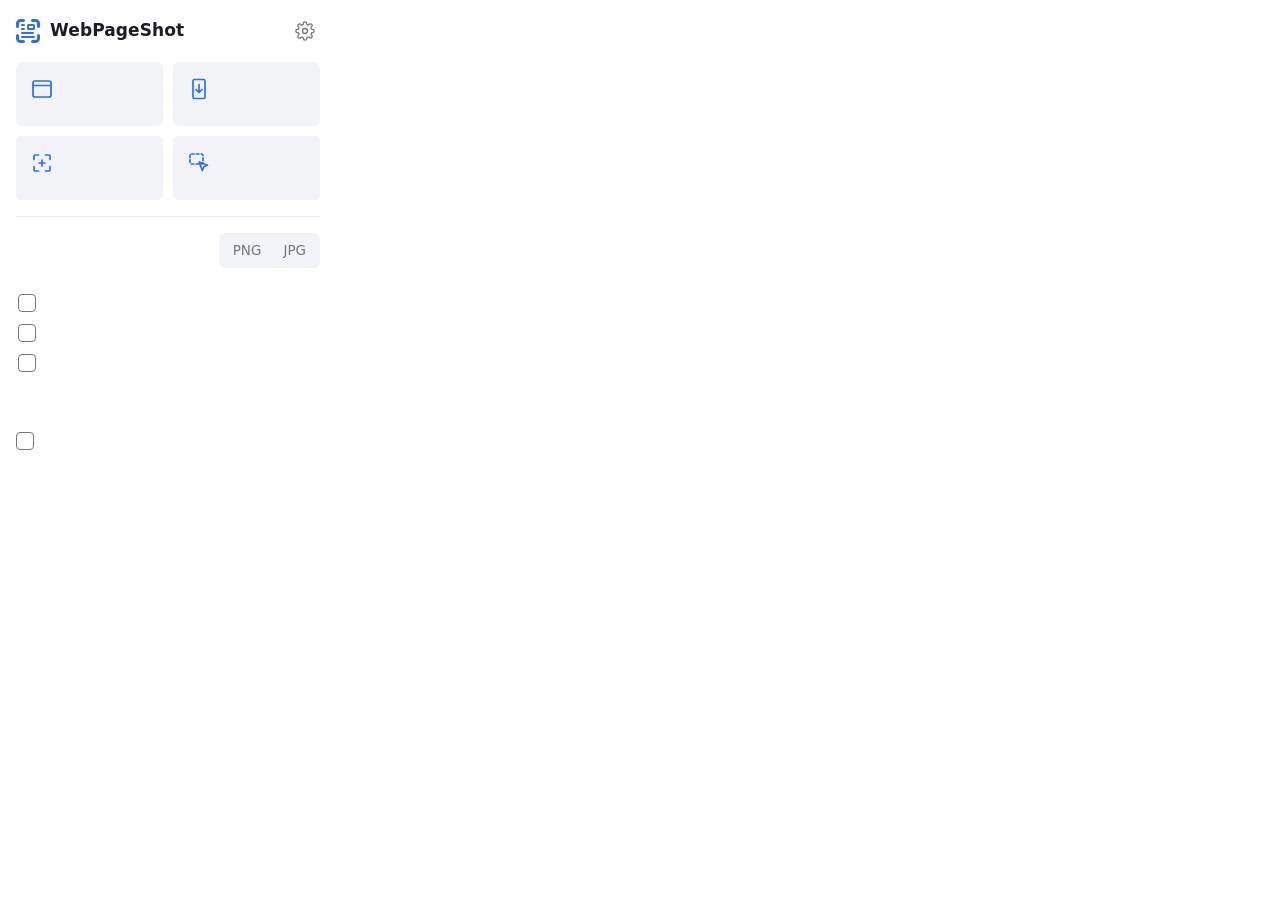
<file: popup/popup.html>
<!doctype html>
<html>
<head>
  <meta charset="utf-8">
  <title>WebPageShot</title>
  <link rel="stylesheet" href="popup.css">
</head>
<body>
  <header>
    <svg class="logo" viewBox="0 0 24 24" aria-hidden="true"><path d="M1.5 7.5v-3a3 3 0 0 1 3-3h3M16.5 1.5h3a3 3 0 0 1 3 3v3M22.5 16.5v3a3 3 0 0 1-3 3h-3M7.5 22.5h-3a3 3 0 0 1-3-3v-3"/><path stroke-width="2" d="M12.6 6h4.8c.33 0 .6.22.6.5v3c0 .28-.27.5-.6.5h-4.8c-.33 0-.6-.22-.6-.5v-3c0-.28.27-.5.6-.5zM6 6h2M6 10h2M6 14h11M6 18h12"/></svg>
    <span class="name">WebPageShot</span>
    <a href="#" id="shortcuts" class="settings-link" data-i18n-title="settingsTitle" data-i18n-aria="settings"><svg viewBox="0 0 24 24"><circle cx="12" cy="12" r="3"/><path d="M19.4 15a1.7 1.7 0 0 0 .3 1.8l.1.1a2 2 0 1 1-2.8 2.8l-.1-.1a1.7 1.7 0 0 0-1.8-.3 1.7 1.7 0 0 0-1 1.5V21a2 2 0 1 1-4 0v-.1a1.7 1.7 0 0 0-1.1-1.5 1.7 1.7 0 0 0-1.8.3l-.1.1a2 2 0 1 1-2.8-2.8l.1-.1a1.7 1.7 0 0 0 .3-1.8 1.7 1.7 0 0 0-1.5-1H3a2 2 0 1 1 0-4h.1a1.7 1.7 0 0 0 1.5-1.1 1.7 1.7 0 0 0-.3-1.8l-.1-.1a2 2 0 1 1 2.8-2.8l.1.1a1.7 1.7 0 0 0 1.8.3H9a1.7 1.7 0 0 0 1-1.5V3a2 2 0 1 1 4 0v.1a1.7 1.7 0 0 0 1 1.5 1.7 1.7 0 0 0 1.8-.3l.1-.1a2 2 0 1 1 2.8 2.8l-.1.1a1.7 1.7 0 0 0-.3 1.8V9a1.7 1.7 0 0 0 1.5 1H21a2 2 0 1 1 0 4h-.1a1.7 1.7 0 0 0-1.5 1z"/></svg></a>
  </header>

  <div class="error" id="error" hidden></div>
  <div class="warn" id="warn" data-i18n="popupWarn" hidden></div>

  <div class="modes">
    <button data-mode="visible">
      <span class="top">
        <svg viewBox="0 0 24 24"><rect x="3" y="4" width="18" height="16" rx="2"/><path d="M3 8.5h18"/></svg>
        <kbd data-command="shot-visible"></kbd>
      </span>
      <span class="label" data-i18n="modeVisible"></span>
    </button>
    <button data-mode="full">
      <span class="top">
        <svg viewBox="0 0 24 24"><rect x="6" y="2.5" width="12" height="19" rx="1.5"/><path d="M12 7.5v8M9 12.5l3 3 3-3"/></svg>
        <kbd data-command="shot-full"></kbd>
      </span>
      <span class="label" data-i18n="modeFull"></span>
    </button>
    <button data-mode="region">
      <span class="top">
        <svg viewBox="0 0 24 24"><path d="M4 8.5V5a1 1 0 0 1 1-1h3.5M15.5 4H19a1 1 0 0 1 1 1v3.5M20 15.5V19a1 1 0 0 1-1 1h-3.5M8.5 20H5a1 1 0 0 1-1-1v-3.5"/><path d="M12 9v6M9 12h6"/></svg>
        <kbd data-command="shot-region"></kbd>
      </span>
      <span class="label" data-i18n="modeRegion"></span>
    </button>
    <button data-mode="element">
      <span class="top">
        <svg viewBox="0 0 24 24"><rect x="3" y="3" width="13" height="10" rx="1.5" stroke-dasharray="2.6 2.2"/><path d="M12 11l8.5 3.2-3.6 1.5-1.6 3.8z"/></svg>
        <kbd data-command="shot-element"></kbd>
      </span>
      <span class="label" data-i18n="modeElement"></span>
    </button>
  </div>

  <section class="settings">
    <div class="row">
      <span data-i18n="format"></span>
      <div class="seg">
        <label><input type="radio" name="format" value="png"><span>PNG</span></label>
        <label><input type="radio" name="format" value="jpeg"><span>JPG</span></label>
      </div>
    </div>
    <div class="group">
      <span class="group-title" data-i18n="afterCapture"></span>
      <label class="check">
        <input type="checkbox" name="preview">
        <span data-i18n="optPreview"></span>
      </label>
      <label class="check">
        <input type="checkbox" name="save">
        <span data-i18n="optSave"></span>
      </label>
      <label class="check">
        <input type="checkbox" name="copy">
        <span data-i18n="optCopy"></span>
      </label>
    </div>
    <div class="row save-option" id="folder-row">
      <span data-i18n="folder"></span>
      <div class="folder">
        <button id="folder" class="folder-name" data-i18n-title="folderPickTitle"></button>
        <button id="folder-reset" class="folder-reset" data-i18n-title="folderResetTitle" hidden>×</button>
      </div>
    </div>
    <label class="check save-option">
      <input type="checkbox" name="saveAs">
      <span data-i18n="optSaveAs"></span>
    </label>
  </section>

  <script type="module" src="popup.js"></script>
</body>
</html>
</file>
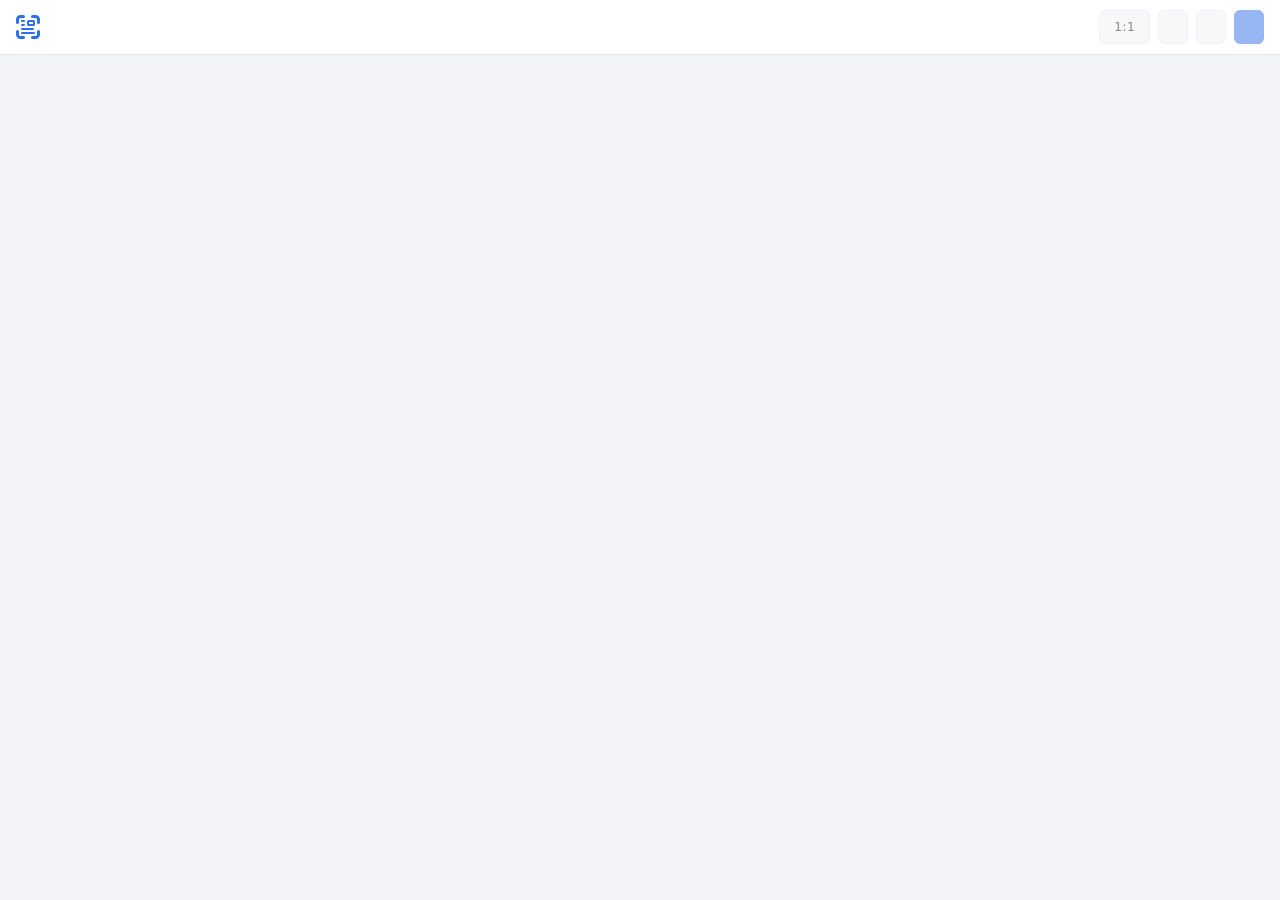
<file: preview/preview.html>
<!doctype html>
<html>
<head>
  <meta charset="utf-8">
  <meta name="viewport" content="width=device-width, initial-scale=1">
  <title data-i18n="previewPageTitle">WebPageShot</title>
  <link rel="icon" href="../icons/icon32.png?v=5">
  <link rel="stylesheet" href="preview.css">
</head>
<body>
  <header class="bar">
    <svg class="logo" viewBox="0 0 24 24" aria-hidden="true"><path d="M1.5 7.5v-3a3 3 0 0 1 3-3h3M16.5 1.5h3a3 3 0 0 1 3 3v3M22.5 16.5v3a3 3 0 0 1-3 3h-3M7.5 22.5h-3a3 3 0 0 1-3-3v-3"/><path stroke-width="2" d="M12.6 6h4.8c.33 0 .6.22.6.5v3c0 .28-.27.5-.6.5h-4.8c-.33 0-.6-.22-.6-.5v-3c0-.28.27-.5.6-.5zM6 6h2M6 10h2M6 14h11M6 18h12"/></svg>
    <div class="info">
      <div class="title" id="title" data-i18n="loading"></div>
      <div class="meta" id="meta"></div>
    </div>
    <div class="actions">
      <button id="zoom" class="ghost" data-i18n-title="zoomTitle" disabled>1:1</button>
      <button id="copy" class="ghost" data-i18n-title="copyTitle" data-i18n="copy" disabled></button>
      <button id="save-alt" class="ghost" disabled></button>
      <button id="save" class="primary" data-i18n-title="saveTitle" disabled></button>
    </div>
  </header>
  <main id="stage"><img id="img" class="fit" alt=""></main>
  <div id="toast" class="toast" role="status"></div>
  <script type="module" src="preview.js"></script>
</body>
</html>
</file>
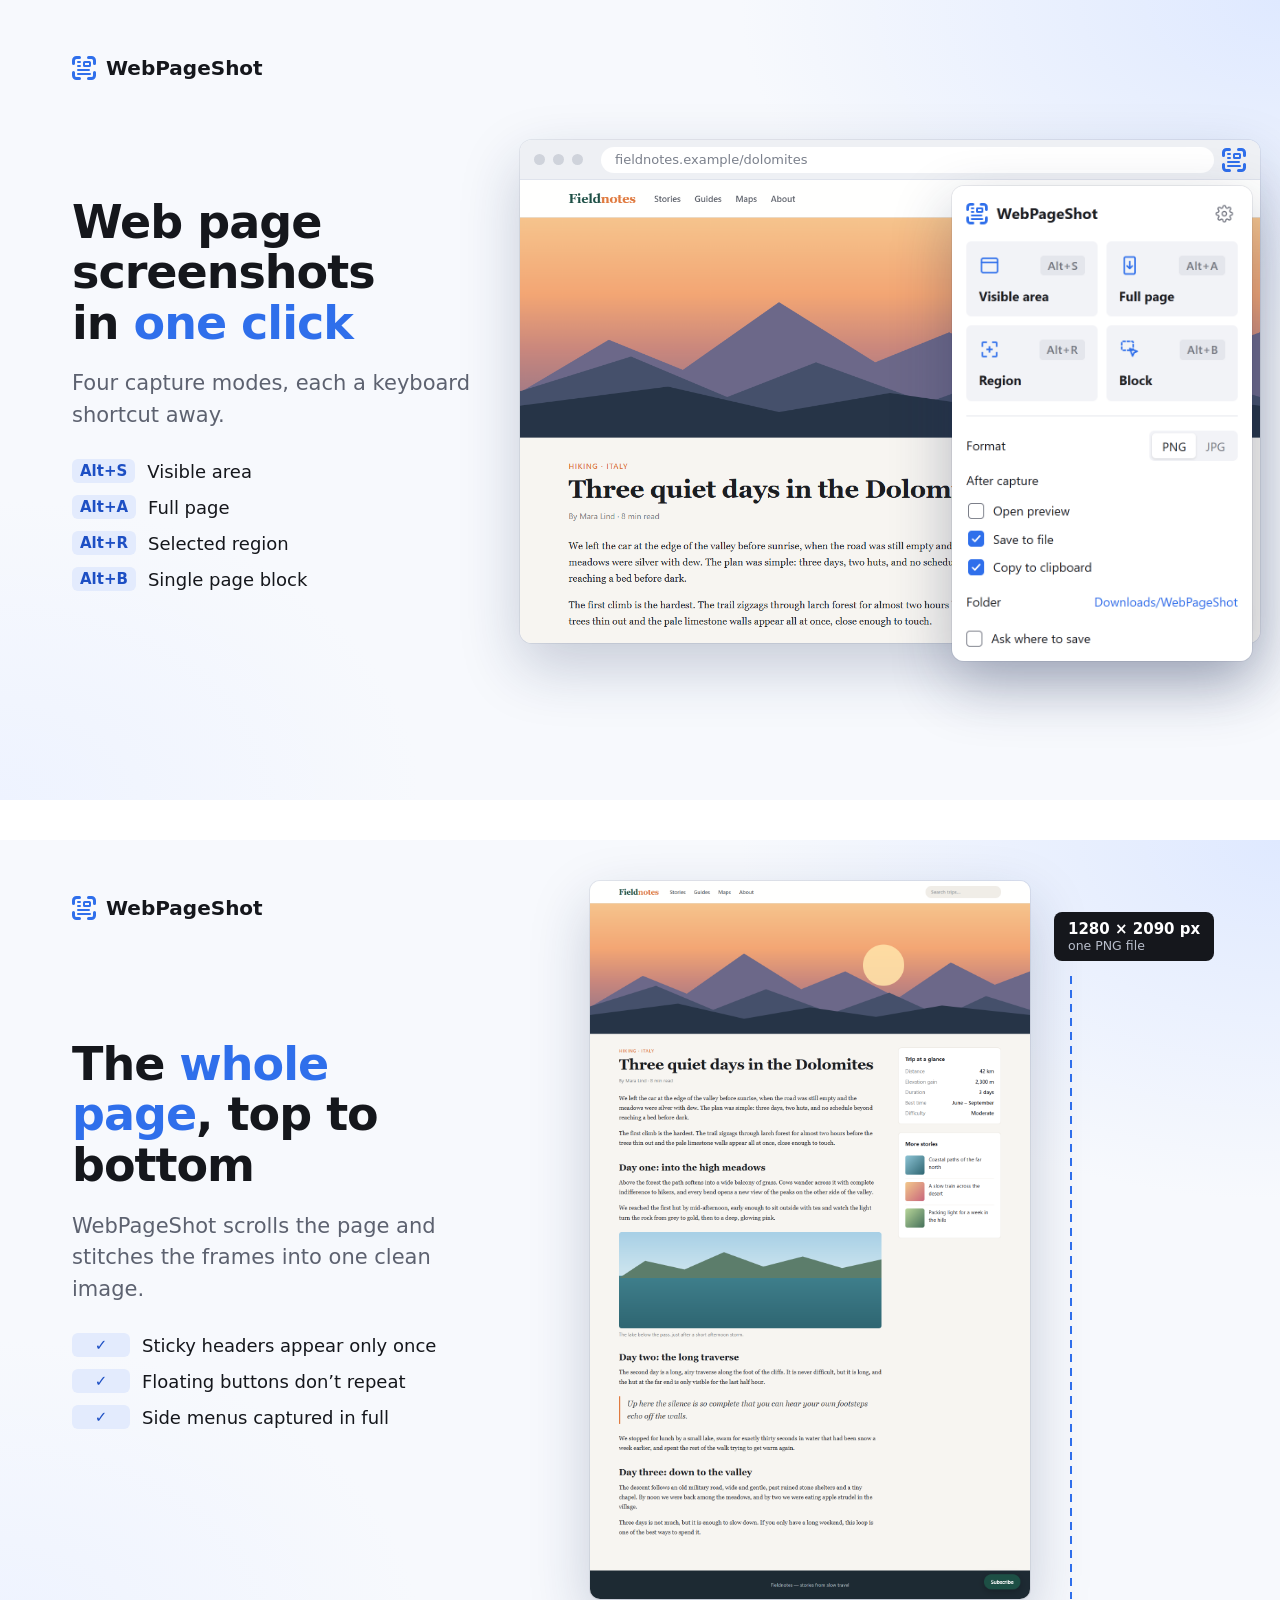
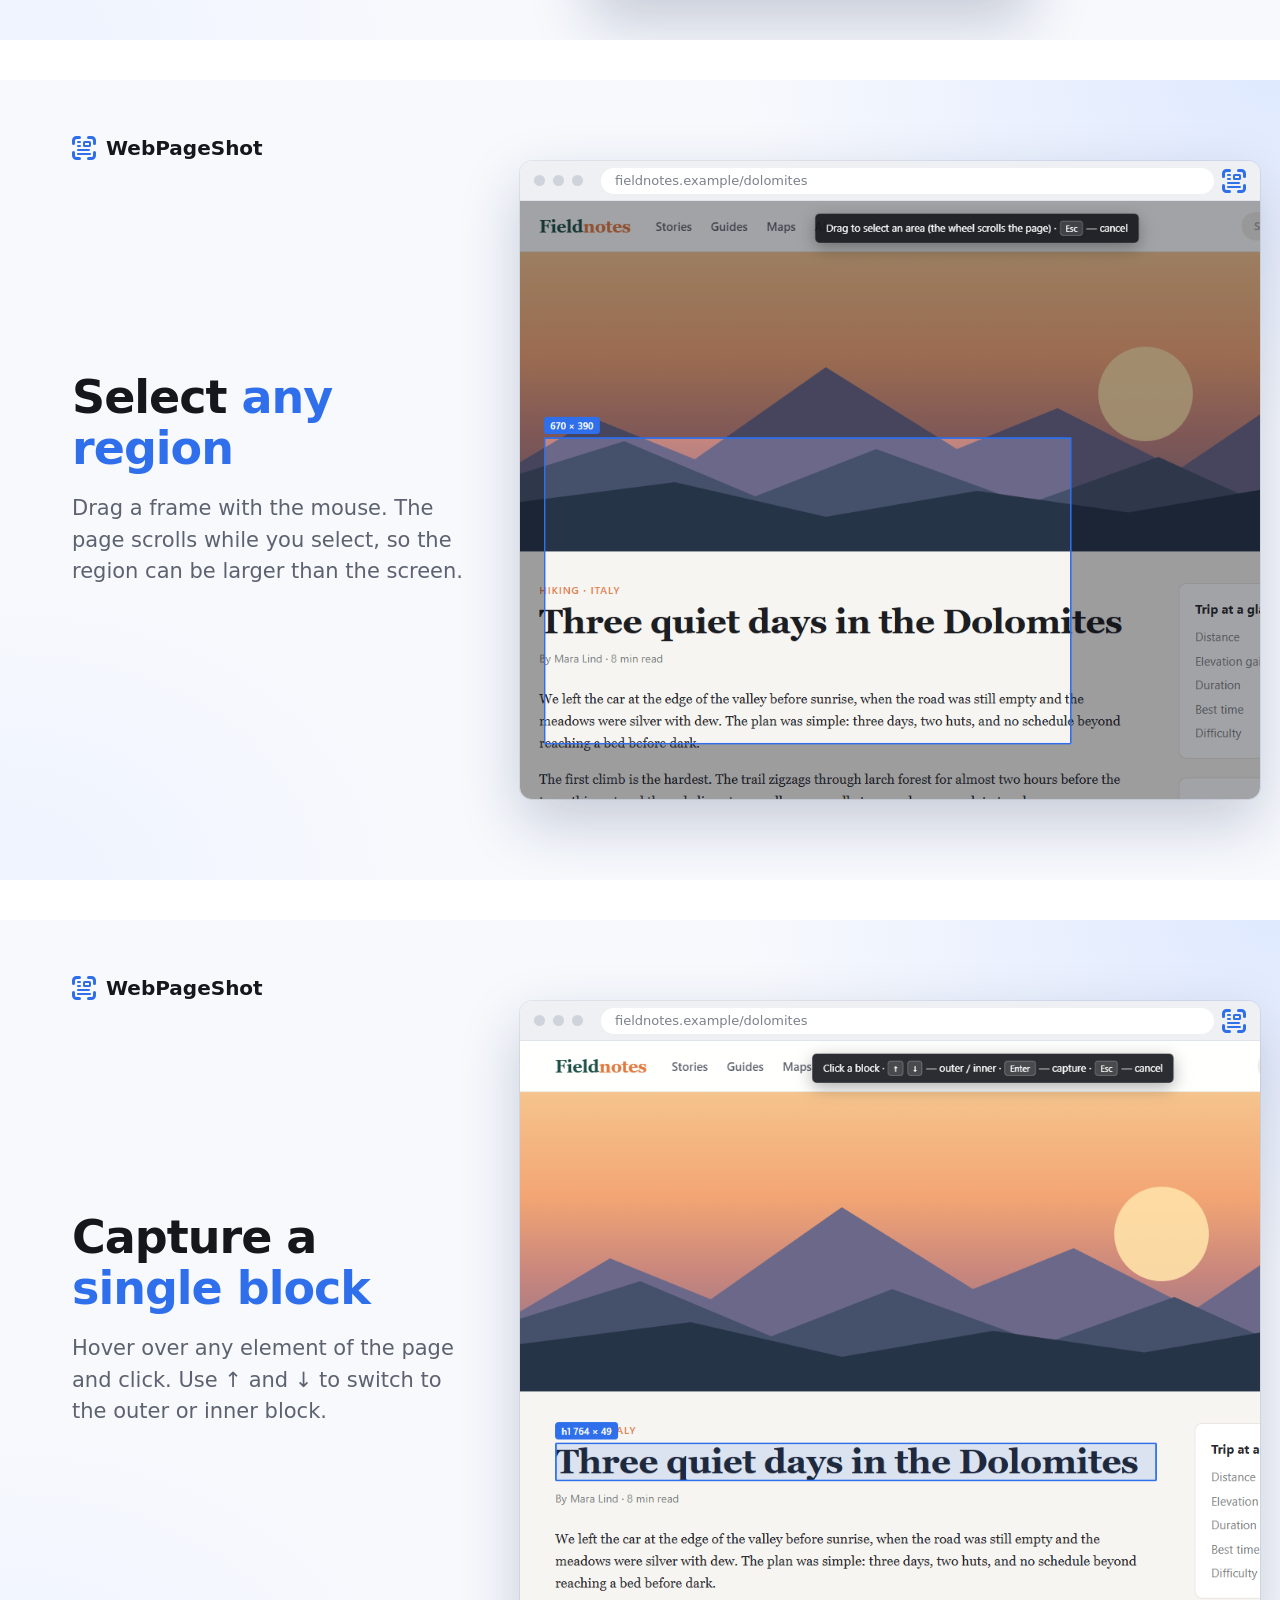
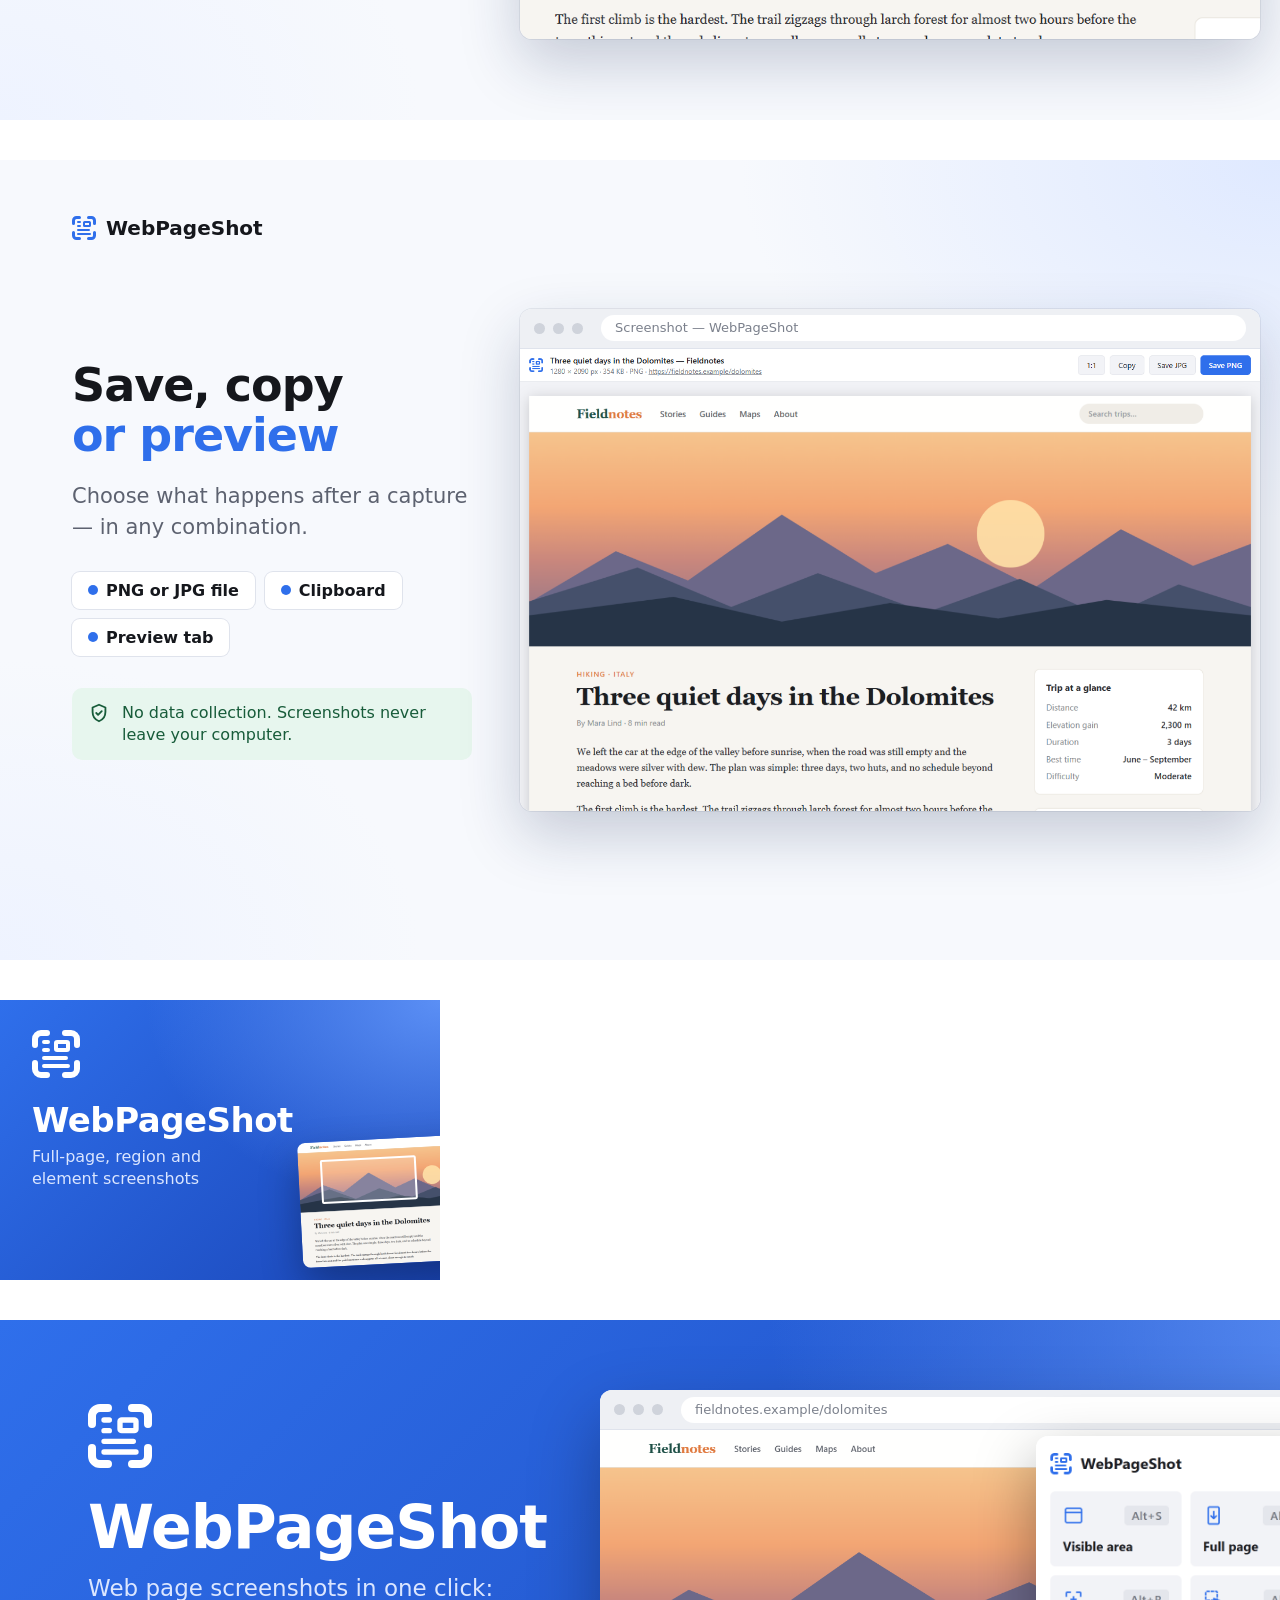
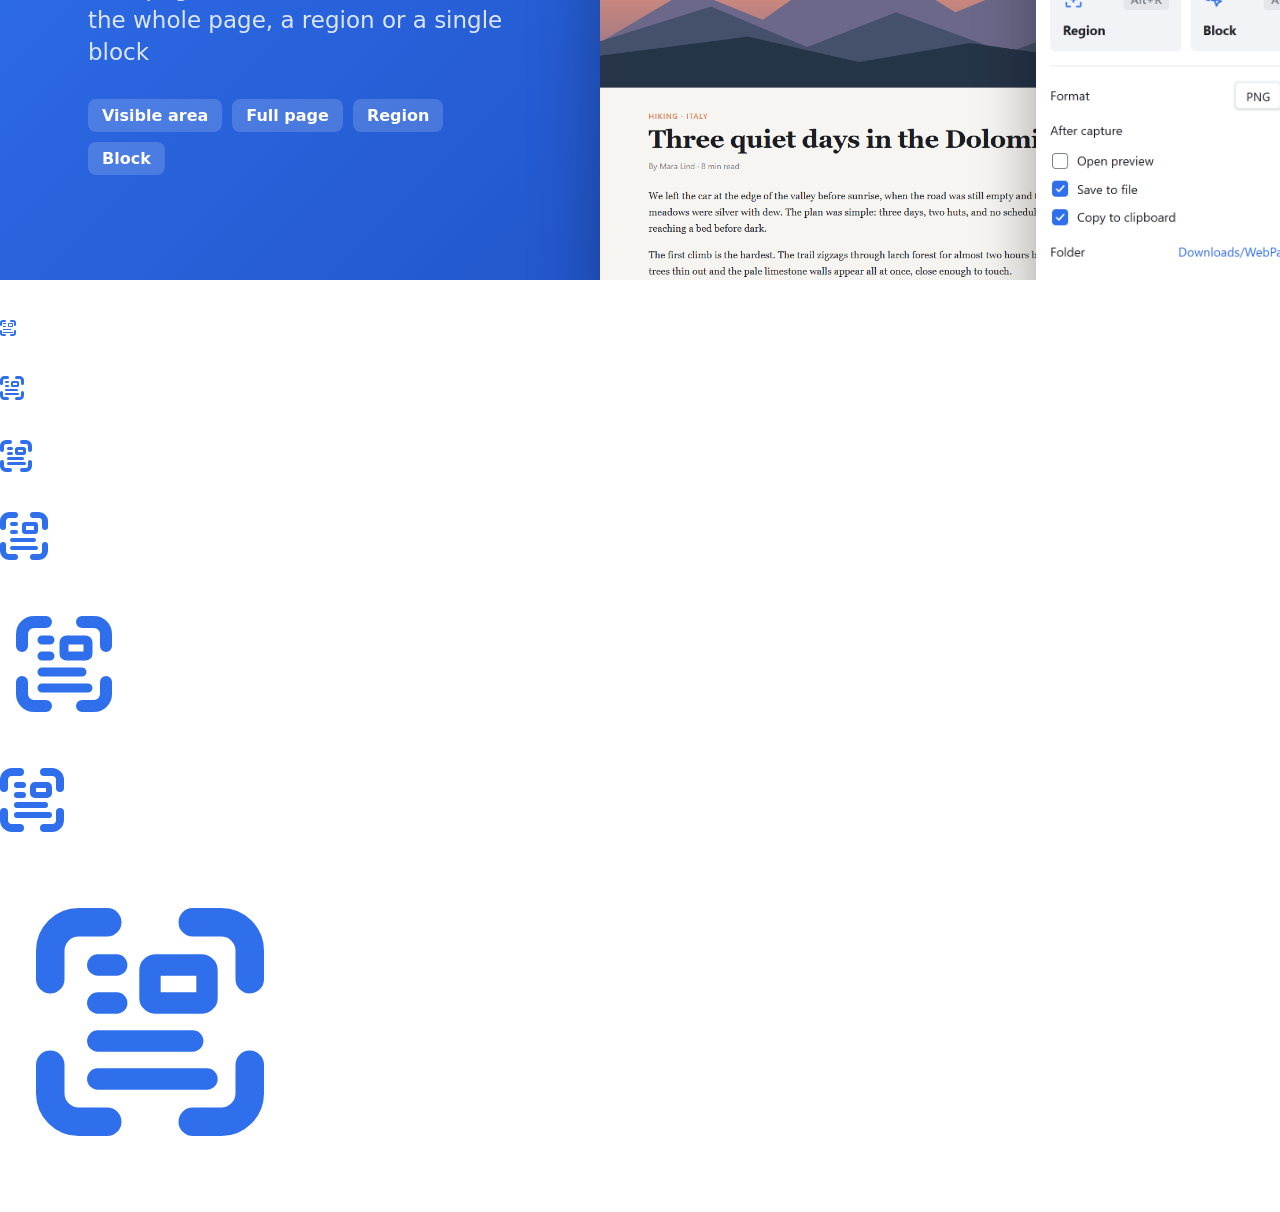
<file: store/graphics/src/frames.html>
<!doctype html>
<html lang="en">
<head>
<meta charset="utf-8">
<title>WebPageShot — store graphics</title>
<!-- Картинки для магазинов: каждый .frame снимается отдельно в своём точном размере (см. render.ps1). -->
<style>
  :root {
    --accent: #2f6feb;
    --accent-dark: #1d4fc4;
    --fg: #15171c;
    --muted: #5d6270;
    --line: #dfe3ec;
  }
  * { box-sizing: border-box; }
  body { margin: 0; background: transparent; font-family: "Segoe UI", system-ui, sans-serif; }
  .icon { margin-bottom: 0; }
  .icon img { display: block; width: 100%; height: 100%; }
  .frame { position: relative; overflow: hidden; margin-bottom: 40px; color: var(--fg); }

  /* скриншоты 1280×800 */
  .shot {
    width: 1280px; height: 800px;
    display: grid; grid-template-columns: 400px 1fr; align-items: center; gap: 48px;
    padding: 0 64px 0 72px;
    background:
      radial-gradient(900px 600px at 100% 0%, #dfe9ff 0%, transparent 60%),
      radial-gradient(700px 500px at 0% 100%, #eef3ff 0%, transparent 60%),
      #f7f9fd;
  }
  .brand { position: absolute; left: 72px; top: 56px; display: flex; align-items: center; gap: 10px; font-size: 20px; font-weight: 700; }
  .logo { width: 24px; height: 24px; fill: none; stroke: var(--accent); stroke-width: 3; stroke-linecap: round; stroke-linejoin: round; }
  h1 { margin: 0 0 20px; font-size: 46px; line-height: 1.1; letter-spacing: -1px; }
  h1 em { font-style: normal; color: var(--accent); }
  .sub { margin: 0; font-size: 21px; line-height: 1.5; color: var(--muted); }
  .points { margin: 28px 0 0; padding: 0; list-style: none; font-size: 18px; }
  .points li { display: flex; align-items: center; gap: 12px; margin: 12px 0; }
  .points b { flex: none; display: inline-flex; justify-content: center; min-width: 58px; padding: 3px 8px; border-radius: 6px;
              background: #e3ebfd; color: var(--accent-dark); font-size: 15px; font-weight: 600; }

  /* окно браузера */
  .browser { position: relative; width: 740px; border-radius: 12px; overflow: hidden; background: #fff;
             box-shadow: 0 24px 60px rgba(25, 40, 80, .22), 0 0 0 1px rgba(25, 40, 80, .08); }
  .chrome { display: flex; align-items: center; gap: 8px; height: 40px; padding: 0 14px; background: #eef0f4; border-bottom: 1px solid var(--line); }
  .dot { width: 11px; height: 11px; border-radius: 50%; background: #cfd3db; }
  .url { flex: 1; margin-left: 10px; height: 26px; border-radius: 13px; background: #fff; color: #7b808c; font-size: 13px; line-height: 26px; padding: 0 14px; }
  .tb { width: 24px; height: 24px; fill: none; stroke: var(--accent); stroke-width: 3; stroke-linecap: round; stroke-linejoin: round; }
  .browser > img { display: block; width: 100%; }
  /* крупнее: показываем часть кадра (1280×800) в масштабе 0.787 */
  .view { height: 598px; overflow: hidden; }
  .view img { display: block; width: 1008px; margin-left: var(--dx, 0); }

  /* 1: popup поверх страницы */
  .s1 .visual { position: relative; height: 640px; }
  .s1 .browser { position: absolute; left: 0; top: 60px; }
  .s1 .popup { position: absolute; left: 432px; top: 106px; width: 300px; border-radius: 12px;
               box-shadow: 0 24px 60px rgba(25, 40, 80, .3), 0 0 0 1px rgba(25, 40, 80, .08); }

  /* 2: длинный снимок всей страницы */
  .s2 .visual { position: relative; height: 800px; }
  .s2 .long { position: absolute; left: 70px; top: 41px; width: 440px; border-radius: 10px; overflow: hidden; background: #fff;
              box-shadow: 0 24px 60px rgba(25, 40, 80, .22), 0 0 0 1px rgba(25, 40, 80, .08); }
  .s2 .long img { display: block; width: 100%; }
  .s2 .size { position: absolute; left: 534px; top: 72px; padding: 8px 14px; border-radius: 8px; background: var(--fg); color: #fff; font-size: 15px; font-weight: 600; }
  .s2 .size small { display: block; font-weight: 400; color: #b9bfcc; }
  .s2 .ruler { position: absolute; left: 550px; top: 136px; bottom: 41px; width: 2px; background: repeating-linear-gradient(var(--accent) 0 8px, transparent 8px 14px); }

  /* 5: превью и варианты */
  .s5 .visual { position: relative; }
  .chips { display: flex; flex-wrap: wrap; gap: 10px; margin-top: 28px; }
  .chip { display: inline-flex; align-items: center; gap: 8px; padding: 9px 16px; border-radius: 8px; background: #fff;
          box-shadow: 0 0 0 1px var(--line); font-size: 16px; font-weight: 600; }
  .chip i { width: 10px; height: 10px; border-radius: 50%; background: var(--accent); }
  .privacy { display: flex; gap: 12px; align-items: flex-start; margin-top: 32px; padding: 14px 16px; border-radius: 10px; background: #e7f6ee; color: #185c3a; font-size: 16px; line-height: 1.4; }
  .privacy svg { flex: none; width: 22px; height: 22px; fill: none; stroke: currentColor; stroke-width: 2; stroke-linecap: round; stroke-linejoin: round; }

  /* промо-плитка 440×280 */
  .tile { width: 440px; height: 280px; padding: 30px 32px; color: #fff;
          background: radial-gradient(420px 300px at 100% 0%, #5b8ff5 0%, transparent 70%), linear-gradient(135deg, #2f6feb 0%, #1a46b8 100%); }
  .tile .mark { width: 48px; height: 48px; fill: none; stroke: #fff; stroke-width: 3; stroke-linecap: round; stroke-linejoin: round; }
  .tile .name { margin-top: 18px; font-size: 34px; font-weight: 700; letter-spacing: -.5px; }
  .tile .tag { margin-top: 6px; width: 210px; font-size: 16px; line-height: 1.35; color: #dbe6ff; }
  .tile .page { position: absolute; right: -60px; top: 138px; width: 200px; transform: rotate(-3deg); border-radius: 8px; overflow: hidden;
                box-shadow: 0 18px 40px rgba(0, 0, 0, .3); }
  .tile .page img { display: block; width: 100%; }
  .tile .sel { position: absolute; left: 22px; top: 18px; width: 96px; height: 44px; border: 2px solid #fff; background: rgba(255, 255, 255, .18); border-radius: 2px; }

  /* большая промо-плитка 1400×560 */
  .marquee { width: 1400px; height: 560px; padding: 84px 0 0 88px; color: #fff;
             background: radial-gradient(900px 640px at 100% 0%, #5b8ff5 0%, transparent 70%), linear-gradient(135deg, #2f6feb 0%, #1a46b8 100%); }
  .marquee .mark { width: 64px; height: 64px; fill: none; stroke: #fff; stroke-width: 3; stroke-linecap: round; stroke-linejoin: round; }
  .marquee .name { margin-top: 22px; font-size: 60px; font-weight: 700; letter-spacing: -1px; line-height: 1.1; }
  .marquee .tag { margin-top: 12px; width: 440px; font-size: 23px; line-height: 1.4; color: #dbe6ff; }
  .marquee .modes { display: flex; flex-wrap: wrap; gap: 10px; width: 440px; margin-top: 30px; }
  .marquee .modes span { padding: 7px 14px; border-radius: 8px; background: rgba(255, 255, 255, .16); font-size: 16px; font-weight: 600; }
  .marquee .browser { position: absolute; left: 600px; top: 70px; box-shadow: 0 30px 70px rgba(0, 0, 0, .3); }
  .marquee .popup { position: absolute; left: 1036px; top: 116px; width: 300px; border-radius: 12px; box-shadow: 0 24px 60px rgba(0, 0, 0, .35); }
</style>
</head>
<body>

<svg width="0" height="0" style="position:absolute">
  <symbol id="logo" viewBox="0 0 24 24"><path d="M1.5 7.5v-3a3 3 0 0 1 3-3h3M16.5 1.5h3a3 3 0 0 1 3 3v3M22.5 16.5v3a3 3 0 0 1-3 3h-3M7.5 22.5h-3a3 3 0 0 1-3-3v-3"/><path stroke-width="2" d="M12.6 6h4.8c.33 0 .6.22.6.5v3c0 .28-.27.5-.6.5h-4.8c-.33 0-.6-.22-.6-.5v-3c0-.28.27-.5.6-.5zM6 6h2M6 10h2M6 14h11M6 18h12"/></symbol>
</svg>

<!-- 1 -->
<div class="frame shot s1" id="shot-1">
  <div class="brand"><svg class="logo"><use href="#logo"/></svg>WebPageShot</div>
  <div>
    <h1>Web page screenshots in&nbsp;<em>one&nbsp;click</em></h1>
    <p class="sub">Four capture modes, each a keyboard shortcut away.</p>
    <ul class="points">
      <li><b>Alt+S</b>Visible area</li>
      <li><b>Alt+A</b>Full page</li>
      <li><b>Alt+R</b>Selected region</li>
      <li><b>Alt+B</b>Single page block</li>
    </ul>
  </div>
  <div class="visual">
    <div class="browser">
      <div class="chrome"><span class="dot"></span><span class="dot"></span><span class="dot"></span><span class="url">fieldnotes.example/dolomites</span><svg class="tb"><use href="#logo"/></svg></div>
      <img src="img/page.png" alt="">
    </div>
    <img class="popup" src="img/popup.png" alt="">
  </div>
</div>

<!-- 2 -->
<div class="frame shot s2" id="shot-2">
  <div class="brand"><svg class="logo"><use href="#logo"/></svg>WebPageShot</div>
  <div>
    <h1>The <em>whole page</em>, top to bottom</h1>
    <p class="sub">WebPageShot scrolls the page and stitches the frames into one clean image.</p>
    <ul class="points">
      <li><b>✓</b>Sticky headers appear only once</li>
      <li><b>✓</b>Floating buttons don’t repeat</li>
      <li><b>✓</b>Side menus captured in full</li>
    </ul>
  </div>
  <div class="visual">
    <div class="long"><img src="img/full.png" alt=""></div>
    <div class="size">1280 × 2090 px<small>one PNG file</small></div>
    <div class="ruler"></div>
  </div>
</div>

<!-- 3 -->
<div class="frame shot s3" id="shot-3">
  <div class="brand"><svg class="logo"><use href="#logo"/></svg>WebPageShot</div>
  <div>
    <h1>Select <em>any region</em></h1>
    <p class="sub">Drag a frame with the mouse. The page scrolls while you select, so the region can be larger than the screen.</p>
  </div>
  <div class="visual">
    <div class="browser">
      <div class="chrome"><span class="dot"></span><span class="dot"></span><span class="dot"></span><span class="url">fieldnotes.example/dolomites</span><svg class="tb"><use href="#logo"/></svg></div>
      <div class="view" style="--dx: -47px"><img src="img/region.png" alt=""></div>
    </div>
  </div>
</div>

<!-- 4 -->
<div class="frame shot s4" id="shot-4">
  <div class="brand"><svg class="logo"><use href="#logo"/></svg>WebPageShot</div>
  <div>
    <h1>Capture a <em>single&nbsp;block</em></h1>
    <p class="sub">Hover over any element of the page and click. Use ↑ and ↓ to switch to the outer or inner block.</p>
  </div>
  <div class="visual">
    <div class="browser">
      <div class="chrome"><span class="dot"></span><span class="dot"></span><span class="dot"></span><span class="url">fieldnotes.example/dolomites</span><svg class="tb"><use href="#logo"/></svg></div>
      <div class="view" style="--dx: -31px"><img src="img/element.png" alt=""></div>
    </div>
  </div>
</div>

<!-- 5 -->
<div class="frame shot s5" id="shot-5">
  <div class="brand"><svg class="logo"><use href="#logo"/></svg>WebPageShot</div>
  <div>
    <h1>Save, copy <em>or&nbsp;preview</em></h1>
    <p class="sub">Choose what happens after a capture — in any combination.</p>
    <div class="chips">
      <span class="chip"><i></i>PNG or JPG file</span>
      <span class="chip"><i></i>Clipboard</span>
      <span class="chip"><i></i>Preview tab</span>
    </div>
    <div class="privacy">
      <svg viewBox="0 0 24 24"><path d="M12 3l7 3v5c0 4.5-3 8.5-7 10-4-1.5-7-5.5-7-10V6z"/><path d="M9 12l2 2 4-4"/></svg>
      No data collection. Screenshots never leave your computer.
    </div>
  </div>
  <div class="visual">
    <div class="browser">
      <div class="chrome"><span class="dot"></span><span class="dot"></span><span class="dot"></span><span class="url">Screenshot — WebPageShot</span></div>
      <img src="img/preview.png" alt="">
    </div>
  </div>
</div>

<!-- промо-плитка -->
<div class="frame tile" id="tile">
  <svg class="mark"><use href="#logo"/></svg>
  <div class="name">WebPageShot</div>
  <div class="tag">Full-page, region and element screenshots</div>
  <div class="page"><img src="img/page.png" alt=""><div class="sel"></div></div>
</div>

<!-- большая промо-плитка -->
<div class="frame marquee" id="marquee">
  <svg class="mark"><use href="#logo"/></svg>
  <div class="name">WebPageShot</div>
  <div class="tag">Web page screenshots in one click: the whole page, a region or a single block</div>
  <div class="modes"><span>Visible area</span><span>Full page</span><span>Region</span><span>Block</span></div>
  <div class="browser">
    <div class="chrome"><span class="dot"></span><span class="dot"></span><span class="dot"></span><span class="url">fieldnotes.example/dolomites</span><svg class="tb"><use href="#logo"/></svg></div>
    <img src="img/page.png" alt="">
  </div>
  <img class="popup" src="img/popup.png" alt="">
</div>

<!-- значки расширения (с прозрачным фоном); для 16 и 32 px — варианты, выровненные по пикселям -->
<div class="frame icon" id="icon-16" style="width:16px;height:16px"><img src="logo-16.svg" alt=""></div>
<div class="frame icon" id="icon-24" style="width:24px;height:24px"><img src="logo-24.svg" alt=""></div>
<div class="frame icon" id="icon-32" style="width:32px;height:32px"><img src="logo-32.svg" alt=""></div>
<div class="frame icon" id="icon-48" style="width:48px;height:48px"><img src="logo-24.svg" alt=""></div>
<div class="frame icon" id="icon-128" style="width:128px;height:128px;padding:16px"><img src="logo.svg" alt=""></div>
<!-- значок для каталога Opera: без полей (Opera просит занимать не меньше ~85% площади) -->
<div class="frame icon" id="icon-64" style="width:64px;height:64px"><img src="logo-32.svg" alt=""></div>
<!-- логотип карточки Edge Add-ons: 1:1, рекомендуемый 300×300 -->
<div class="frame icon" id="logo-300" style="width:300px;height:300px;padding:36px"><img src="logo.svg" alt=""></div>

</body>
</html>
</file>
<file: popup/popup.css>
:root {
  color-scheme: light dark;
  /* палитра общая для popup, превью и окна сохранения */
  --bg: #ffffff;
  --fg: #1c1d22;
  --muted: #747782;
  --card: #f2f3f7;
  --card-hover: #e9ebf1;
  --line: #e4e6ec;
  --accent: #2f6feb;
  --accent-fg: #ffffff;
  /* только для popup */
  --card-border: rgba(47, 111, 235, .6);
  --seg-on: #ffffff;
  --seg-shadow: 0 1px 2px rgba(0, 0, 0, .12);
  --warn-bg: #fff4e5;
  --warn-fg: #8a4b00;
  --err-bg: #fdecea;
  --err-fg: #a4231a;
}

@media (prefers-color-scheme: dark) {
  :root {
    --bg: #1b1c21;
    --fg: #ececf0;
    --muted: #8e919c;
    --card: #24262d;
    --card-hover: #2c2f37;
    --line: #30323a;
    --seg-on: #3a3c45;
    --seg-shadow: none;
    --warn-bg: #3a2a12;
    --warn-fg: #ffcf8a;
    --err-bg: #3d1b19;
    --err-fg: #ffb4ab;
  }
}

* { box-sizing: border-box; }
[hidden] { display: none !important; }

body {
  width: 336px;
  margin: 0;
  padding: 16px;
  background: var(--bg);
  color: var(--fg);
  font: 14px/1.4 system-ui, "Segoe UI", sans-serif;
}

header {
  display: flex;
  align-items: center;
  gap: 10px;
  margin-bottom: 16px;
}
.logo {
  width: 24px;
  height: 24px;
  fill: none;
  stroke: var(--accent);
  stroke-width: 3;
  stroke-linecap: round;
  stroke-linejoin: round;
}
.name { font-weight: 700; font-size: 17px; letter-spacing: .1px; }

.warn, .error {
  margin-bottom: 12px;
  padding: 8px 10px;
  border-radius: 6px;
  font-size: 12px;
}
.warn { background: var(--warn-bg); color: var(--warn-fg); }
.error { background: var(--err-bg); color: var(--err-fg); }

/* режимы */

.modes {
  display: grid;
  grid-template-columns: 1fr 1fr;
  gap: 10px;
}

.modes button {
  display: flex;
  flex-direction: column;
  align-items: flex-start;
  padding: 14px 13px 12px;
  border: 1px solid transparent;
  border-radius: 6px;
  background: var(--card);
  color: inherit;
  font: inherit;
  text-align: left;
  cursor: pointer;
  transition: background .12s, border-color .12s;
}
.modes button:hover,
.modes button:focus-visible {
  outline: none;
  background: var(--card-hover);
  border-color: var(--card-border);
}
.modes button:disabled { opacity: .45; cursor: default; background: var(--card); border-color: transparent; }

.top {
  display: flex;
  align-items: center;
  justify-content: space-between;
  align-self: stretch;
  margin-bottom: 12px;
}

.modes svg {
  width: 24px;
  height: 24px;
  fill: none;
  stroke: var(--accent);
  stroke-width: 1.7;
  stroke-linecap: round;
  stroke-linejoin: round;
}

.label { font-weight: 650; font-size: 14.5px; }

kbd {
  padding: 3px 8px;
  border-radius: 4px;
  background: var(--line);
  color: var(--muted);
  font: 500 13px/1.3 system-ui, "Segoe UI", sans-serif;
  letter-spacing: .2px;
}
kbd:empty { display: none; }

/* настройки */

.settings {
  display: grid;
  gap: 12px;
  margin-top: 16px;
  padding-top: 16px;
  border-top: 1px solid var(--line);
}

.row {
  display: flex;
  align-items: center;
  justify-content: space-between;
  gap: 10px;
  min-height: 34px;
}

.seg {
  display: flex;
  padding: 3px;
  border-radius: 6px;
  background: var(--card);
}
.seg input { position: absolute; opacity: 0; pointer-events: none; }
.seg span {
  display: block;
  padding: 5px 11px;
  border-radius: 4px;
  color: var(--muted);
  font-size: 13.5px;
  cursor: pointer;
  transition: background .12s, color .12s;
}
.seg span:hover { color: var(--fg); }
.seg input:checked + span { background: var(--seg-on); color: var(--fg); box-shadow: var(--seg-shadow); }
.seg input:focus-visible + span { outline: 2px solid var(--accent); outline-offset: 1px; }

.folder {
  display: flex;
  align-items: center;
  gap: 2px;
  min-width: 0;
}
.folder button {
  border: 0;
  background: none;
  font: inherit;
  cursor: pointer;
}
.folder-name {
  max-width: 200px;
  padding: 4px 6px;
  margin-right: -6px;
  border-radius: 6px;
  color: var(--accent);
  overflow: hidden;
  text-overflow: ellipsis;
  white-space: nowrap;
}
.folder-name:hover { text-decoration: underline; }
.folder-reset {
  margin-left: 6px;
  padding: 2px 6px;
  border-radius: 6px;
  color: var(--muted);
  font-size: 16px !important;
  line-height: 1;
}
.folder-reset:hover { background: var(--card); color: var(--fg); }

.group {
  display: grid;
  gap: 10px;
}
.group-title { margin-bottom: 2px; }
.group .check { padding-left: 2px; }

.save-option { transition: opacity .12s; }
.no-save .save-option { opacity: .4; pointer-events: none; }

.check {
  display: flex;
  align-items: center;
  gap: 10px;
  margin-top: 2px;
  cursor: pointer;
}
.check input {
  appearance: none;
  flex: none;
  width: 18px;
  height: 18px;
  margin: 0;
  border: 1.5px solid var(--muted);
  border-radius: 4px;
  cursor: pointer;
}
.check input:checked {
  border-color: var(--accent);
  background: var(--accent) url("data:image/svg+xml,%3Csvg xmlns='http://www.w3.org/2000/svg' viewBox='0 0 16 16'%3E%3Cpath d='M3.5 8.5l3 3 6-7' fill='none' stroke='white' stroke-width='2' stroke-linecap='round' stroke-linejoin='round'/%3E%3C/svg%3E") center / 14px no-repeat;
}
.check input:focus-visible { outline: 2px solid var(--accent); outline-offset: 2px; }

/* шестерёнка в шапке */

.settings-link {
  display: flex;
  margin-left: auto;
  padding: 5px;
  border-radius: 6px;
  color: var(--muted);
}
.settings-link:hover { background: var(--card); color: var(--fg); }
.settings-link:focus-visible { outline: 2px solid var(--accent); outline-offset: 1px; }
.settings-link svg {
  width: 20px;
  height: 20px;
  fill: none;
  stroke: currentColor;
  stroke-width: 1.6;
  stroke-linecap: round;
  stroke-linejoin: round;
}
</file>
<file: preview/preview.css>
:root {
  color-scheme: light dark;
  /* палитра общая для popup, превью и окна сохранения */
  --bg: #ffffff;
  --fg: #1c1d22;
  --muted: #747782;
  --card: #f2f3f7;
  --card-hover: #e9ebf1;
  --line: #e4e6ec;
  --accent: #2f6feb;
  --accent-fg: #ffffff;
}

@media (prefers-color-scheme: dark) {
  :root {
    --bg: #1b1c21;
    --fg: #ececf0;
    --muted: #8e919c;
    --card: #24262d;
    --card-hover: #2c2f37;
    --line: #30323a;
  }
}

* { box-sizing: border-box; }

body {
  margin: 0;
  min-height: 100vh;
  background: var(--card);
  color: var(--fg);
  font: 14px/1.4 system-ui, "Segoe UI", sans-serif;
}

.bar {
  position: sticky;
  top: 0;
  z-index: 1;
  display: flex;
  align-items: center;
  gap: 12px;
  padding: 10px 16px;
  background: var(--bg);
  border-bottom: 1px solid var(--line);
}

.logo {
  flex: none;
  width: 24px;
  height: 24px;
  fill: none;
  stroke: var(--accent);
  stroke-width: 3;
  stroke-linecap: round;
  stroke-linejoin: round;
}

.info { flex: 1; min-width: 0; }
.title { font-weight: 600; white-space: nowrap; overflow: hidden; text-overflow: ellipsis; }
.meta { font-size: 12px; color: var(--muted); white-space: nowrap; overflow: hidden; text-overflow: ellipsis; }
.meta a { color: inherit; }

.actions { display: flex; gap: 8px; flex-wrap: wrap; justify-content: flex-end; }

button {
  padding: 7px 14px;
  border: 1px solid var(--line);
  border-radius: 6px;
  background: var(--card);
  color: inherit;
  font: inherit;
  font-size: 13px;
  cursor: pointer;
}
button:hover:not(:disabled) { background: var(--card-hover); }
button:disabled { opacity: .5; cursor: default; }
button.primary { background: var(--accent); border-color: var(--accent); color: var(--accent-fg); font-weight: 600; }
button.primary:hover:not(:disabled) { filter: brightness(1.1); }

main {
  display: flex;
  justify-content: center;
  align-items: flex-start;
  padding: 24px 16px;
  overflow: auto;
}

img {
  display: block;
  background: #fff;
  box-shadow: 0 4px 24px rgba(0, 0, 0, .18);
  cursor: zoom-in;
}
img.fit { max-width: 100%; height: auto; }
img:not(.fit) { cursor: zoom-out; max-width: none; }

.toast {
  position: fixed;
  left: 50%;
  bottom: 24px;
  transform: translate(-50%, 20px);
  padding: 9px 16px;
  border-radius: 6px;
  background: rgba(20, 22, 28, .92);
  color: #fff;
  font-size: 13px;
  opacity: 0;
  pointer-events: none;
  transition: opacity .18s, transform .18s;
}
.toast.show { opacity: 1; transform: translate(-50%, 0); }

@media (max-width: 640px) {
  .bar { flex-wrap: wrap; }
  .actions { width: 100%; justify-content: stretch; }
  .actions button { flex: 1; }
}
</file>
